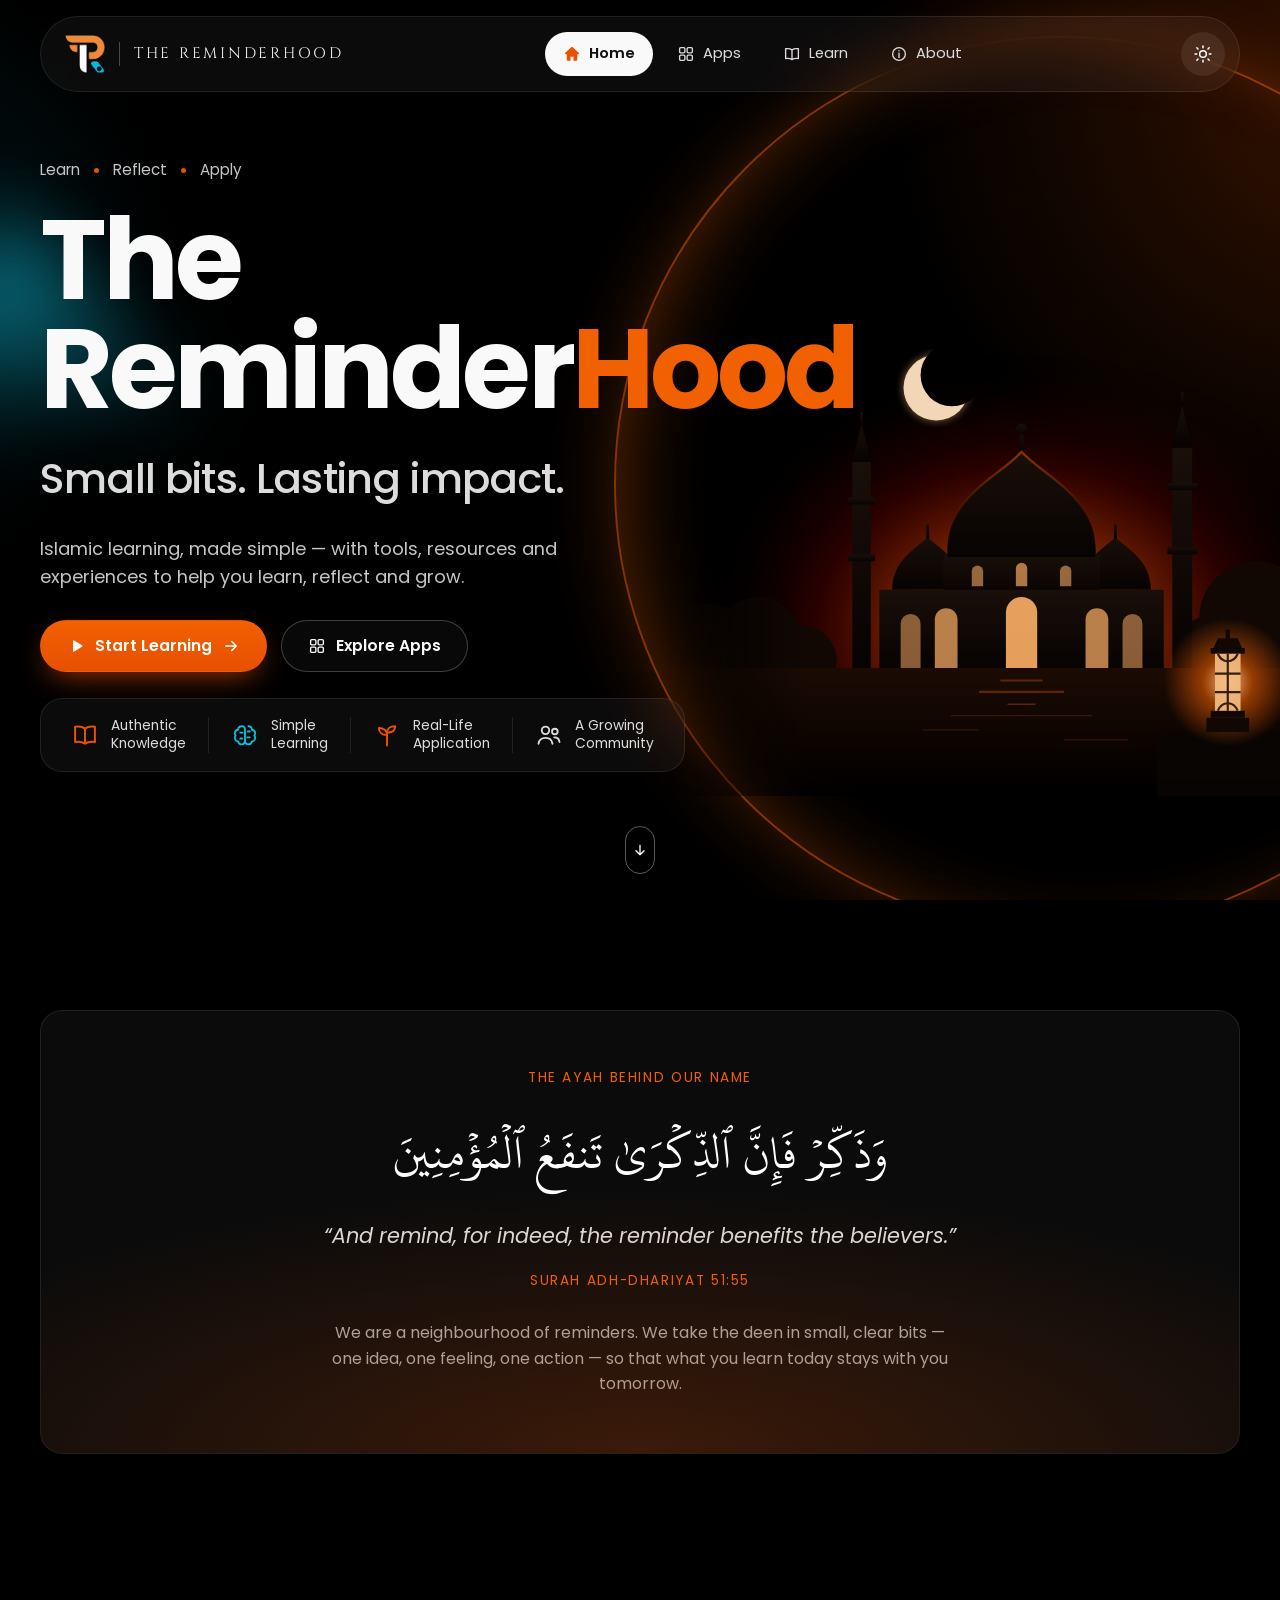
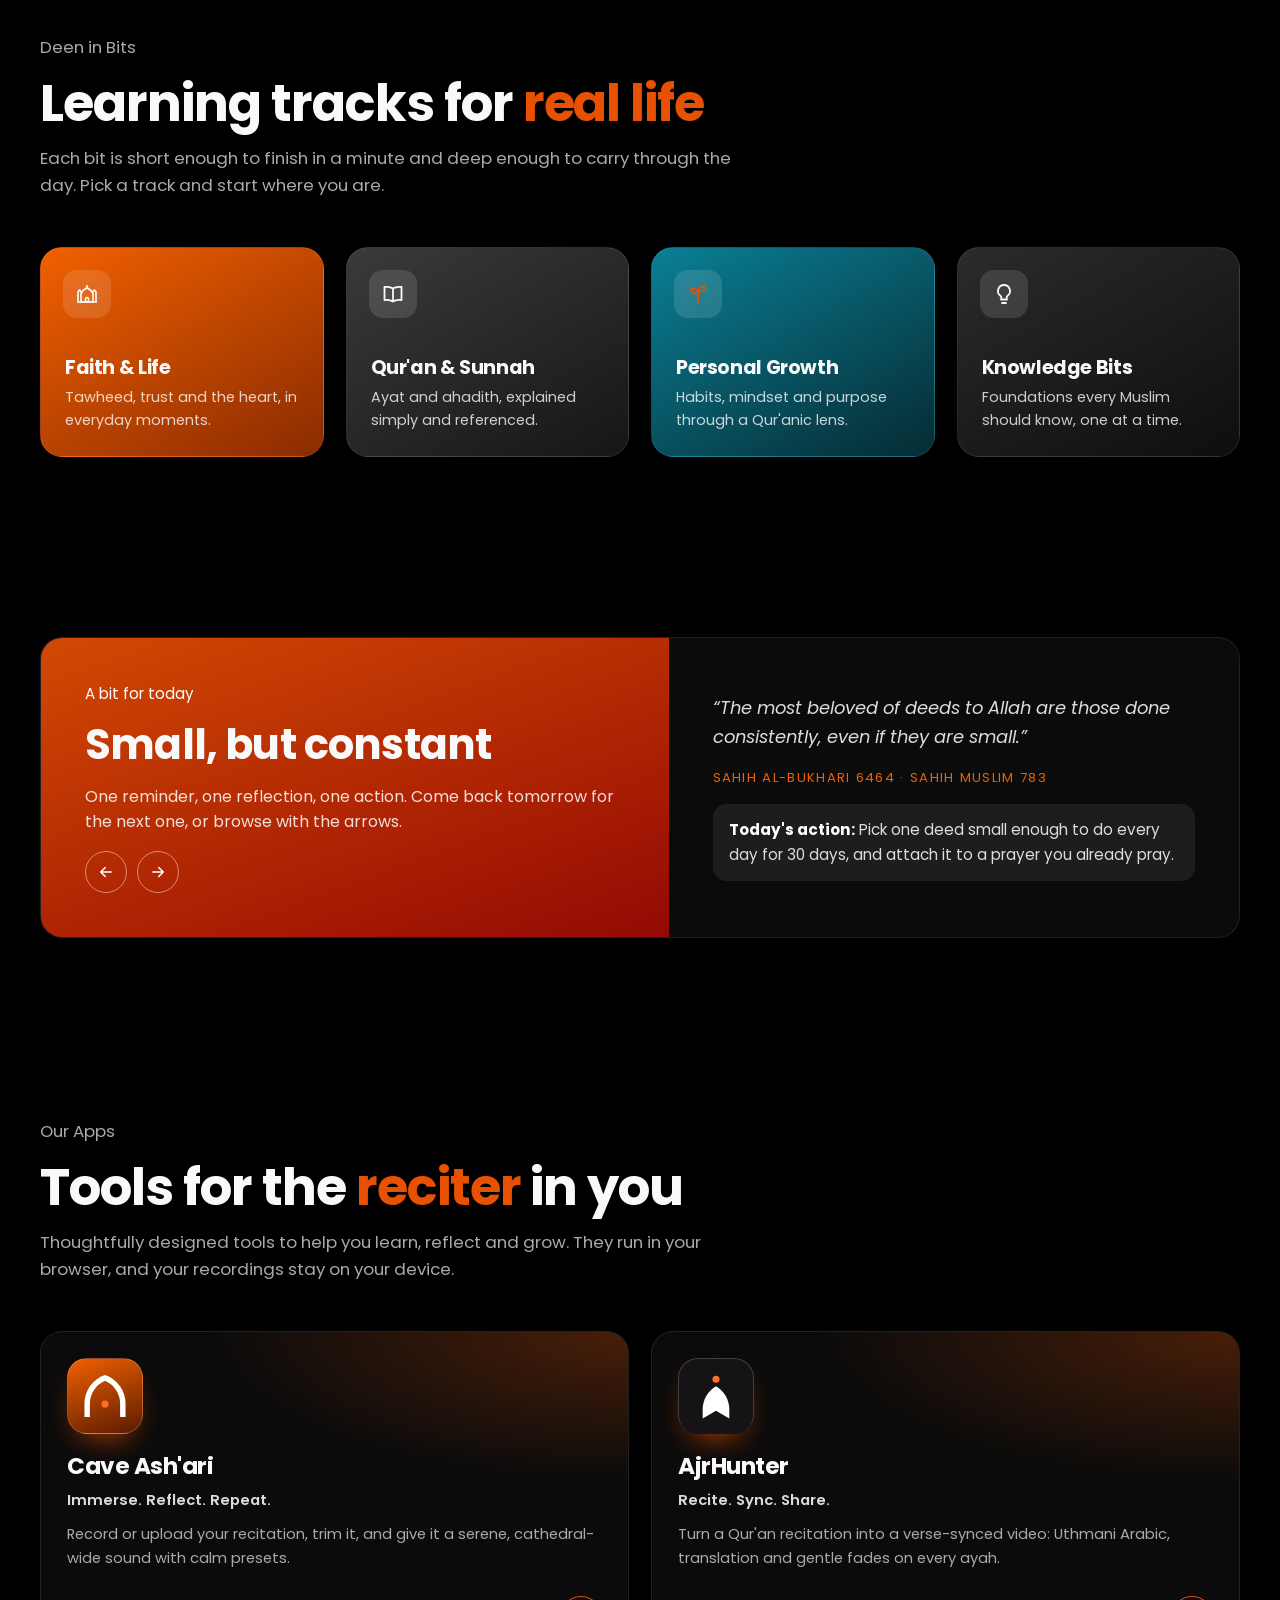
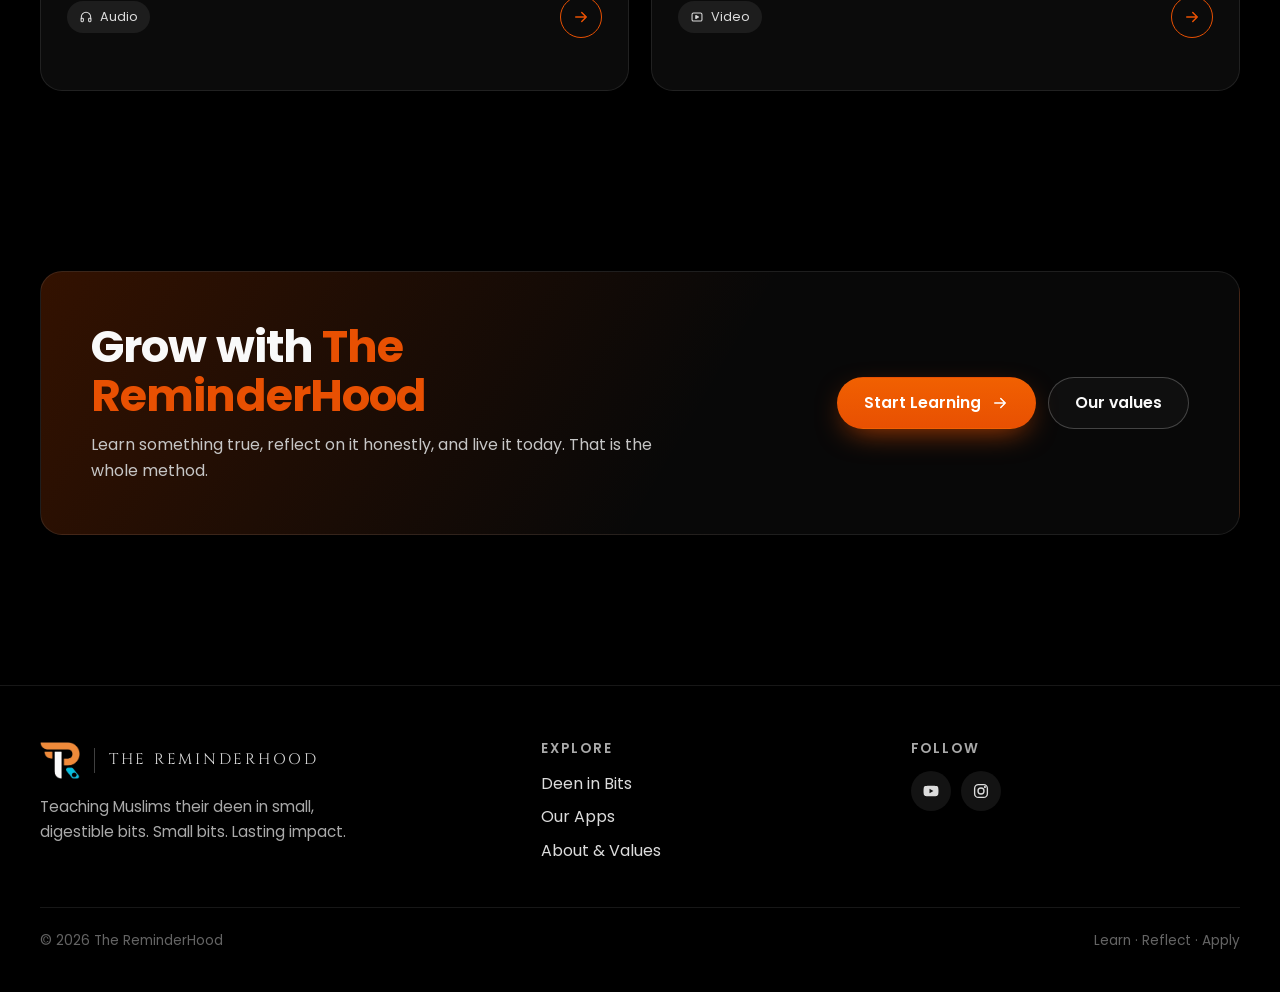
<file: index.html>
<!DOCTYPE html>
<html lang="en" data-theme="dark">
<head>
  <meta charset="utf-8">
  <meta name="viewport" content="width=device-width, initial-scale=1, viewport-fit=cover">
  <title>The ReminderHood · Small bits. Lasting impact.</title>
  <meta name="description" content="The ReminderHood teaches Muslims their deen in small, digestible bits, with cinematic Qur'an reminders, simple lessons and tools to help you learn, reflect and grow.">
  <link rel="canonical" href="https://thereminderhood.com/">
  <meta name="theme-color" content="#000000">
  <meta property="og:type" content="website">
  <meta property="og:site_name" content="The ReminderHood">
  <meta property="og:url" content="https://thereminderhood.com/">
  <meta property="og:title" content="The ReminderHood · Small bits. Lasting impact.">
  <meta property="og:description" content="The ReminderHood teaches Muslims their deen in small, digestible bits, with cinematic Qur'an reminders, simple lessons and tools to help you learn, reflect and grow.">
  <meta property="og:image" content="https://thereminderhood.com/assets/og/og-default.jpg">
  <meta property="og:image:width" content="1200">
  <meta property="og:image:height" content="630">
  <meta name="twitter:card" content="summary_large_image">
  <link rel="icon" href="/assets/favicon-32.png" sizes="32x32">
  <link rel="apple-touch-icon" href="/assets/apple-touch-icon.png">
  <link rel="preconnect" href="https://fonts.googleapis.com">
  <link rel="preconnect" href="https://fonts.gstatic.com" crossorigin>
  <link rel="stylesheet" href="https://fonts.googleapis.com/css2?family=Cinzel:wght@500;600&family=Poppins:wght@400;500;600;700;800&display=swap">
  <script src="/js/theme.js"></script>
  <link rel="stylesheet" href="/css/styles.css">
</head>
<body>
  <a class="skip" href="#main">Skip to content</a>

  <!-- ===== Header (same on every page; set aria-current on the active link) ===== -->
  <header class="site-header">
    <div class="wrap">
      <nav class="nav glass" aria-label="Main">
        <a class="brand" href="/" aria-label="The ReminderHood home">
          <img class="logo-on-dark" src="/assets/logo.png" alt="" width="40" height="38"><img class="logo-on-light" src="/assets/logo-light.png" alt="" width="40" height="38">
          <span class="brand-name">The ReminderHood</span>
        </a>
        <ul class="nav-links">
          <li class="theme-row"><button class="theme-btn theme-btn--row" type="button" aria-label="Switch to light mode" aria-pressed="false"><svg class="i-sun" aria-hidden="true"><use href="/assets/icons.svg?v=20261117#i-sun"/></svg><svg class="i-moon" aria-hidden="true"><use href="/assets/icons.svg?v=20261117#i-moon"/></svg><span class="t-light">Light mode</span><span class="t-dark">Dark mode</span></button></li>
          <li><a href="/" aria-current="page"><svg aria-hidden="true"><use href="/assets/icons.svg?v=20261117#i-home"/></svg>Home</a></li>
          <li class="has-sub"><a href="/apps"><svg aria-hidden="true"><use href="/assets/icons.svg?v=20261117#i-grid"/></svg>Apps</a>
            <ul class="sub" aria-label="Apps">
              <li><a href="/apps/cave-ashari">Cave Ash'ari</a></li>
              <li><a href="/apps/ajrhunter">AjrHunter</a></li>
            </ul>
          </li>
          <li><a href="/learn"><svg aria-hidden="true"><use href="/assets/icons.svg?v=20261117#i-book"/></svg>Learn</a></li>
          <li><a href="/about"><svg aria-hidden="true"><use href="/assets/icons.svg?v=20261117#i-info"/></svg>About</a></li>
        </ul>
        <div class="nav-tools">
          <button class="theme-btn" type="button" aria-label="Switch to light mode" aria-pressed="false"><svg class="i-sun" aria-hidden="true"><use href="/assets/icons.svg?v=20261117#i-sun"/></svg><svg class="i-moon" aria-hidden="true"><use href="/assets/icons.svg?v=20261117#i-moon"/></svg></button>
          <button class="menu-btn" type="button" aria-expanded="false"><svg aria-hidden="true"><use href="/assets/icons.svg?v=20261117#i-menu"/></svg><span class="sr-only">Open menu</span></button>
        </div>
      </nav>
    </div>
  </header>

  <main id="main">
    <!-- ===== Hero ===== -->
    <section class="hero">
      <img class="hero-art" src="/assets/hero-mosque.svg" alt="" width="900" height="720">
      <div class="wrap">
        <div class="hero-copy">
          <p class="eyebrow">Learn <span class="dot"></span> Reflect <span class="dot"></span> Apply</p>
          <h1>The<br>Reminder<span class="accent">Hood</span></h1>
          <p class="tagline">Small bits. Lasting impact.</p>
          <p class="lead">Islamic learning, made simple — with tools, resources and experiences to help you learn, reflect and grow.</p>
          <div class="hero-actions">
            <a class="btn btn--primary" href="/learn"><svg class="ico" aria-hidden="true"><use href="/assets/icons.svg?v=20261117#i-play"/></svg>Start Learning<svg class="ico" aria-hidden="true"><use href="/assets/icons.svg?v=20261117#i-arrow"/></svg></a>
            <a class="btn btn--ghost" href="/apps"><svg class="ico" aria-hidden="true"><use href="/assets/icons.svg?v=20261117#i-grid"/></svg>Explore Apps</a>
          </div>
        </div>
        <ul class="pillars glass" role="list">
          <li class="pillar"><svg aria-hidden="true"><use href="/assets/icons.svg?v=20261117#i-open-book"/></svg>Authentic<br>Knowledge</li>
          <li class="pillar"><svg aria-hidden="true"><use href="/assets/icons.svg?v=20261117#i-brain"/></svg>Simple<br>Learning</li>
          <li class="pillar"><svg aria-hidden="true"><use href="/assets/icons.svg?v=20261117#i-sprout"/></svg>Real-Life<br>Application</li>
          <li class="pillar"><svg aria-hidden="true"><use href="/assets/icons.svg?v=20261117#i-users"/></svg>A Growing<br>Community</li>
        </ul>
      </div>
      <a class="scroll-cue" href="#why" aria-label="Scroll down"><svg aria-hidden="true"><use href="/assets/icons.svg?v=20261117#i-down"/></svg></a>
    </section>

    <!-- ===== Why we exist (the ayah behind the name) ===== -->
    <section class="section" id="why">
      <div class="wrap">
        <div class="ayah glass reveal">
          <p class="ref">The ayah behind our name</p>
          <p class="ar" lang="ar">وَذَكِّرۡ فَإِنَّ ٱلذِّكۡرَىٰ تَنفَعُ ٱلۡمُؤۡمِنِينَ</p>
          <p class="en">“And remind, for indeed, the reminder benefits the believers.”</p>
          <p class="ref">Surah Adh-Dhariyat 51:55</p>
          <p class="note">We are a neighbourhood of reminders. We take the deen in small, clear bits — one idea, one feeling, one action — so that what you learn today stays with you tomorrow.</p>
        </div>
      </div>
    </section>

    <!-- ===== Deen in Bits: learning tracks ===== -->
    <section class="section section--tight">
      <div class="wrap">
        <div class="section-head reveal">
          <p class="eyebrow">Deen in Bits</p>
          <h2>Learning tracks for <span class="accent">real life</span></h2>
          <p>Each bit is short enough to finish in a minute and deep enough to carry through the day. Pick a track and start where you are.</p>
        </div>
        <div class="grid grid--4">
          <a class="track track--faith reveal" href="/learn#faith">
            <span class="ico-box"><svg aria-hidden="true"><use href="/assets/icons.svg?v=20261117#i-mosque"/></svg></span>
            <h3>Faith &amp; Life</h3><p>Tawheed, trust and the heart, in everyday moments.</p>
          </a>
          <a class="track track--quran reveal" href="/learn#quran">
            <span class="ico-box"><svg aria-hidden="true"><use href="/assets/icons.svg?v=20261117#i-book"/></svg></span>
            <h3>Qur'an &amp; Sunnah</h3><p>Ayat and ahadith, explained simply and referenced.</p>
          </a>
          <a class="track track--growth reveal" href="/learn#growth">
            <span class="ico-box"><svg aria-hidden="true"><use href="/assets/icons.svg?v=20261117#i-sprout"/></svg></span>
            <h3>Personal Growth</h3><p>Habits, mindset and purpose through a Qur'anic lens.</p>
          </a>
          <a class="track track--bits reveal" href="/learn#knowledge">
            <span class="ico-box"><svg aria-hidden="true"><use href="/assets/icons.svg?v=20261117#i-bulb"/></svg></span>
            <h3>Knowledge Bits</h3><p>Foundations every Muslim should know, one at a time.</p>
          </a>
        </div>
      </div>
    </section>

    <!-- ===== A bit for today ===== -->
    <section class="section">
      <div class="wrap">
        <div class="bit-card glass reveal">
          <div class="bit-side">
            <p class="eyebrow" style="color:#fff">A bit for today</p>
            <h2 id="bitTitle">Small, but constant</h2>
            <p>One reminder, one reflection, one action. Come back tomorrow for the next one, or browse with the arrows.</p>
            <div class="bit-nav">
              <button class="round-link round-link--muted" id="bitPrev" type="button" aria-label="Previous bit"><svg aria-hidden="true"><use href="/assets/icons.svg?v=20261117#i-arrow-left"/></svg></button>
              <button class="round-link round-link--muted" id="bitNext" type="button" aria-label="Next bit"><svg aria-hidden="true"><use href="/assets/icons.svg?v=20261117#i-arrow"/></svg></button>
            </div>
          </div>
          <div class="bit-body" id="bitOfDay" aria-live="polite">
            <blockquote>“The most beloved of deeds to Allah are those done consistently, even if they are small.”</blockquote>
            <p class="ref">Sahih al-Bukhari 6464 · Sahih Muslim 783</p>
          </div>
        </div>
      </div>
    </section>

    <!-- ===== Apps preview ===== -->
    <section class="section section--tight">
      <div class="wrap">
        <div class="section-head reveal">
          <p class="eyebrow">Our Apps</p>
          <h2>Tools for the <span class="accent">reciter</span> in you</h2>
          <p>Thoughtfully designed tools to help you learn, reflect and grow. They run in your browser, and your recordings stay on your device.</p>
        </div>
        <div class="grid grid--2">
          <article class="app-card glass reveal">
            <div class="app-icon"><img src="/assets/icons/cave-ashari.svg" alt=""></div>
            <h3>Cave Ash'ari</h3>
            <p class="motto">Immerse. Reflect. Repeat.</p>
            <p class="desc">Record or upload your recitation, trim it, and give it a serene, cathedral-wide sound with calm presets.</p>
            <div class="foot"><span class="chip"><svg aria-hidden="true"><use href="/assets/icons.svg?v=20261117#i-headphones"/></svg>Audio</span><a class="round-link" href="https://cave-ashari.vercel.app" target="_blank" rel="noopener" aria-label="Open Cave Ash'ari"><svg aria-hidden="true"><use href="/assets/icons.svg?v=20261117#i-arrow"/></svg></a></div>
          </article>
          <article class="app-card glass reveal">
            <div class="app-icon app-icon--ajr"><img src="/assets/icons/ajrhunter.svg" alt=""></div>
            <h3>AjrHunter</h3>
            <p class="motto">Recite. Sync. Share.</p>
            <p class="desc">Turn a Qur'an recitation into a verse-synced video: Uthmani Arabic, translation and gentle fades on every ayah.</p>
            <div class="foot"><span class="chip"><svg aria-hidden="true"><use href="/assets/icons.svg?v=20261117#i-film"/></svg>Video</span><a class="round-link" href="https://ajrhunter.vercel.app" target="_blank" rel="noopener" aria-label="Open AjrHunter"><svg aria-hidden="true"><use href="/assets/icons.svg?v=20261117#i-arrow"/></svg></a></div>
          </article>
        </div>
      </div>
    </section>

    <!-- ===== CTA ===== -->
    <section class="section">
      <div class="wrap">
        <div class="cta glass reveal">
          <div>
            <h2>Grow with <span class="accent">The ReminderHood</span></h2>
            <p>Learn something true, reflect on it honestly, and live it today. That is the whole method.</p>
          </div>
          <div class="actions">
            <a class="btn btn--primary" href="/learn">Start Learning<svg class="ico" aria-hidden="true"><use href="/assets/icons.svg?v=20261117#i-arrow"/></svg></a>
            <a class="btn btn--ghost" href="/about">Our values</a>
          </div>
        </div>
      </div>
    </section>
  </main>

  <!-- ===== Footer (same on every page) ===== -->
  <footer class="site-footer">
    <div class="wrap">
      <div class="footer-grid">
        <div class="footer-about">
          <a class="brand" href="/"><img class="logo-on-dark" src="/assets/logo.png" alt="" width="40" height="38"><img class="logo-on-light" src="/assets/logo-light.png" alt="" width="40" height="38"><span class="brand-name">The ReminderHood</span></a>
          <p>Teaching Muslims their deen in small, digestible bits. Small bits. Lasting impact.</p>
        </div>
        <div>
          <h4>Explore</h4>
          <ul>
            <li><a href="/learn">Deen in Bits</a></li>
            <li><a href="/apps">Our Apps</a></li>
            <li><a href="/about">About &amp; Values</a></li>
          </ul>
        </div>
        <div id="follow" data-social-block>
          <h4>Follow</h4>
          <div class="socials">
            <a data-social="youtube" href="#" aria-label="YouTube"><svg aria-hidden="true"><use href="/assets/icons.svg?v=20261117#i-youtube"/></svg></a>
            <a data-social="instagram" href="#" aria-label="Instagram"><svg aria-hidden="true"><use href="/assets/icons.svg?v=20261117#i-instagram"/></svg></a>
          </div>
        </div>
      </div>
      <div class="footer-bottom">
        <span>© <span data-year>2026</span> The ReminderHood</span>
        <span>Learn · Reflect · Apply</span>
      </div>
    </div>
  </footer>

  <!-- ===== Phone tab bar ===== -->
  <nav class="tabbar" aria-label="Quick">
    <a href="/" aria-current="page"><svg aria-hidden="true"><use href="/assets/icons.svg?v=20261117#i-home"/></svg>Home</a>
    <a href="/apps"><svg aria-hidden="true"><use href="/assets/icons.svg?v=20261117#i-grid"/></svg>Apps</a>
    <a href="/learn"><svg aria-hidden="true"><use href="/assets/icons.svg?v=20261117#i-book"/></svg>Learn</a>
    <a href="/about"><svg aria-hidden="true"><use href="/assets/icons.svg?v=20261117#i-info"/></svg>About</a>
  </nav>

  <script src="/js/bits.js" defer></script>
  <script src="/js/main.js" defer></script>
</body>
</html>
</file>
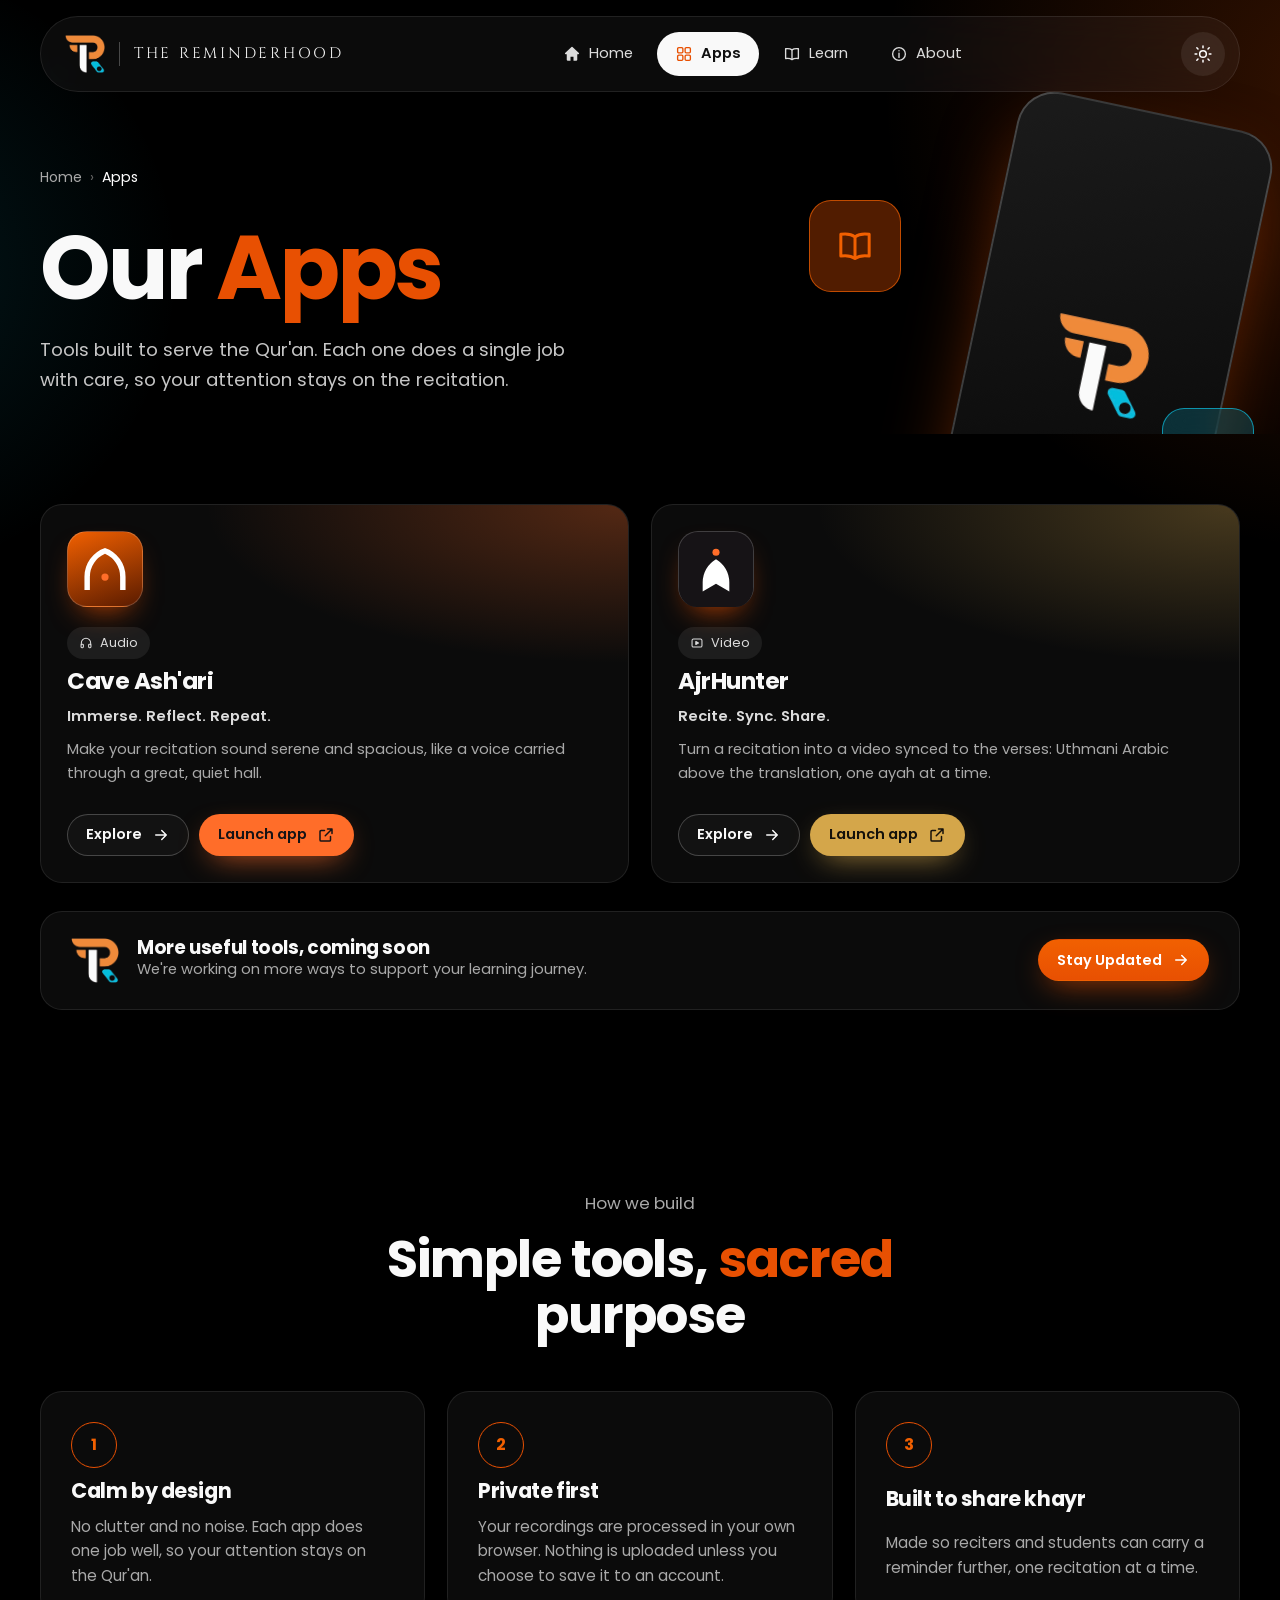
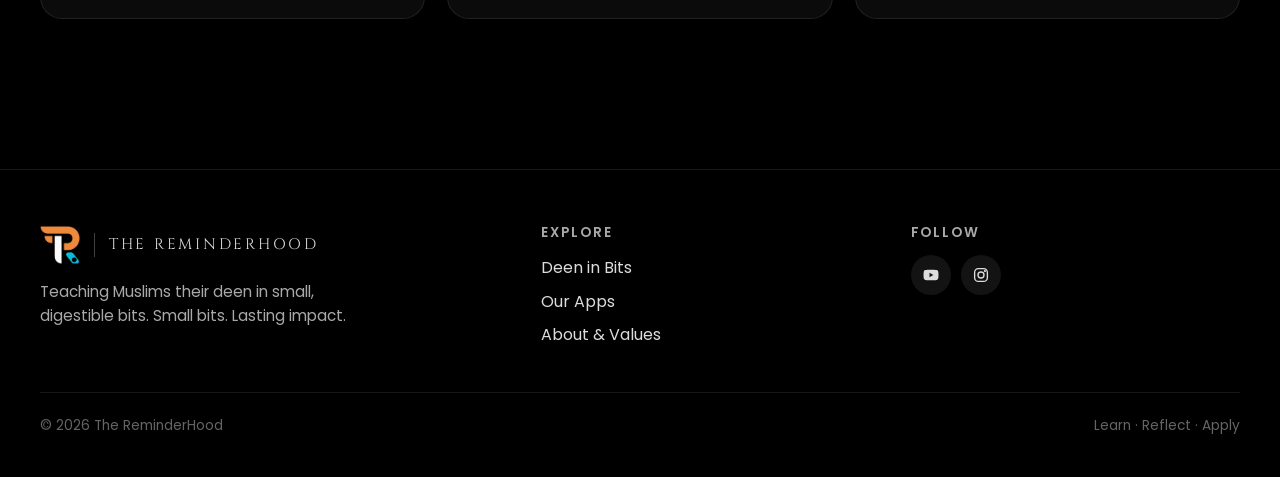
<file: apps/index.html>
<!DOCTYPE html>
<html lang="en" data-theme="dark">
<head>
  <meta charset="utf-8">
  <meta name="viewport" content="width=device-width, initial-scale=1, viewport-fit=cover">
  <title>Our Apps · The ReminderHood</title>
  <meta name="description" content="Tools built to serve the Qur'an: Cave Ash'ari gives recitations a serene, spacious sound, and AjrHunter turns them into verse-synced videos.">
  <link rel="canonical" href="https://thereminderhood.com/apps">
  <meta name="theme-color" content="#000000">
  <meta property="og:type" content="website">
  <meta property="og:site_name" content="The ReminderHood">
  <meta property="og:url" content="https://thereminderhood.com/apps">
  <meta property="og:title" content="Our Apps · The ReminderHood">
  <meta property="og:description" content="Tools built to serve the Qur'an: Cave Ash'ari gives recitations a serene, spacious sound, and AjrHunter turns them into verse-synced videos.">
  <meta property="og:image" content="https://thereminderhood.com/assets/og/og-apps.jpg">
  <meta property="og:image:width" content="1200">
  <meta property="og:image:height" content="630">
  <meta name="twitter:card" content="summary_large_image">
  <link rel="icon" href="/assets/favicon-32.png" sizes="32x32">
  <link rel="apple-touch-icon" href="/assets/apple-touch-icon.png">
  <link rel="preconnect" href="https://fonts.googleapis.com">
  <link rel="preconnect" href="https://fonts.gstatic.com" crossorigin>
  <link rel="stylesheet" href="https://fonts.googleapis.com/css2?family=Cinzel:wght@500;600&family=Poppins:wght@400;500;600;700;800&display=swap">
  <script src="/js/theme.js"></script>
  <link rel="stylesheet" href="/css/styles.css">
  <script type="application/ld+json">{"@context": "https://schema.org", "@type": "BreadcrumbList", "itemListElement": [{"@type": "ListItem", "position": 1, "name": "Home", "item": "https://thereminderhood.com/"}, {"@type": "ListItem", "position": 2, "name": "Apps", "item": "https://thereminderhood.com/apps"}]}</script>
</head>
<body>
  <a class="skip" href="#main">Skip to content</a>

  <!-- ===== Header (same on every page; set aria-current on the active link) ===== -->
  <header class="site-header">
    <div class="wrap">
      <nav class="nav glass" aria-label="Main">
        <a class="brand" href="/" aria-label="The ReminderHood home">
          <img class="logo-on-dark" src="/assets/logo.png" alt="" width="40" height="38"><img class="logo-on-light" src="/assets/logo-light.png" alt="" width="40" height="38">
          <span class="brand-name">The ReminderHood</span>
        </a>
        <ul class="nav-links">
          <li class="theme-row"><button class="theme-btn theme-btn--row" type="button" aria-label="Switch to light mode" aria-pressed="false"><svg class="i-sun" aria-hidden="true"><use href="/assets/icons.svg?v=20261117#i-sun"/></svg><svg class="i-moon" aria-hidden="true"><use href="/assets/icons.svg?v=20261117#i-moon"/></svg><span class="t-light">Light mode</span><span class="t-dark">Dark mode</span></button></li>
          <li><a href="/"><svg aria-hidden="true"><use href="/assets/icons.svg?v=20261117#i-home"/></svg>Home</a></li>
          <li class="has-sub"><a href="/apps" aria-current="page"><svg aria-hidden="true"><use href="/assets/icons.svg?v=20261117#i-grid"/></svg>Apps</a>
            <ul class="sub" aria-label="Apps">
              <li><a href="/apps/cave-ashari">Cave Ash'ari</a></li>
              <li><a href="/apps/ajrhunter">AjrHunter</a></li>
            </ul>
          </li>
          <li><a href="/learn"><svg aria-hidden="true"><use href="/assets/icons.svg?v=20261117#i-book"/></svg>Learn</a></li>
          <li><a href="/about"><svg aria-hidden="true"><use href="/assets/icons.svg?v=20261117#i-info"/></svg>About</a></li>
        </ul>
        <div class="nav-tools">
          <button class="theme-btn" type="button" aria-label="Switch to light mode" aria-pressed="false"><svg class="i-sun" aria-hidden="true"><use href="/assets/icons.svg?v=20261117#i-sun"/></svg><svg class="i-moon" aria-hidden="true"><use href="/assets/icons.svg?v=20261117#i-moon"/></svg></button>
          <button class="menu-btn" type="button" aria-expanded="false"><svg aria-hidden="true"><use href="/assets/icons.svg?v=20261117#i-menu"/></svg><span class="sr-only">Open menu</span></button>
        </div>
      </nav>
    </div>
  </header>

  <main id="main">
    <!-- ===== Page hero ===== -->
    <section class="page-hero">
      <div class="apps-visual" aria-hidden="true">
        <div class="phone"><img src="/assets/logo.png" alt=""></div>
        <span class="float-tile float-tile--book"><svg><use href="/assets/icons.svg?v=20261117#i-book"/></svg></span>
        <span class="float-tile float-tile--play"><svg><use href="/assets/icons.svg?v=20261117#i-play"/></svg></span>
      </div>
      <div class="wrap">
        <nav class="crumbs" aria-label="Breadcrumb">
          <ol>
            <li><a href="/">Home</a></li>
            <li aria-current="page">Apps</li>
          </ol>
        </nav>
        <h1>Our <span class="accent">Apps</span></h1>
        <p>Tools built to serve the Qur'an. Each one does a single job with care, so your attention stays on the recitation.</p>
      </div>
    </section>

    <!-- ===== One card per app ===== -->
    <section class="section section--tight">
      <div class="wrap">
        <div class="grid grid--2">
          <article class="app-card glass reveal" data-app="cave-ashari">
            <div class="app-icon"><img src="/assets/icons/cave-ashari.svg" alt=""></div>
            <span class="chip"><svg aria-hidden="true"><use href="/assets/icons.svg?v=20261117#i-headphones"/></svg>Audio</span>
            <h2 class="h3">Cave Ash'ari</h2>
            <p class="motto">Immerse. Reflect. Repeat.</p>
            <p class="desc">Make your recitation sound serene and spacious, like a voice carried through a great, quiet hall.</p>
            <div class="actions">
              <a class="btn btn--ghost btn--sm" href="/apps/cave-ashari">Explore<svg class="ico" aria-hidden="true"><use href="/assets/icons.svg?v=20261117#i-arrow"/></svg></a>
              <a class="btn btn--app btn--sm" href="https://cave-ashari.vercel.app" target="_blank" rel="noopener">Launch app<svg class="ico" aria-hidden="true"><use href="/assets/icons.svg?v=20261117#i-external"/></svg><span class="sr-only"> (opens in a new tab)</span></a>
            </div>
          </article>
          <article class="app-card glass reveal" data-app="ajrhunter">
            <div class="app-icon app-icon--ajr"><img src="/assets/icons/ajrhunter.svg" alt=""></div>
            <span class="chip"><svg aria-hidden="true"><use href="/assets/icons.svg?v=20261117#i-film"/></svg>Video</span>
            <h2 class="h3">AjrHunter</h2>
            <p class="motto">Recite. Sync. Share.</p>
            <p class="desc">Turn a recitation into a video synced to the verses: Uthmani Arabic above the translation, one ayah at a time.</p>
            <div class="actions">
              <a class="btn btn--ghost btn--sm" href="/apps/ajrhunter">Explore<svg class="ico" aria-hidden="true"><use href="/assets/icons.svg?v=20261117#i-arrow"/></svg></a>
              <a class="btn btn--app btn--sm" href="https://ajrhunter.vercel.app" target="_blank" rel="noopener">Launch app<svg class="ico" aria-hidden="true"><use href="/assets/icons.svg?v=20261117#i-external"/></svg><span class="sr-only"> (opens in a new tab)</span></a>
            </div>
          </article>
        </div>

        <div class="banner glass reveal" style="margin-top:28px">
          <div class="left">
            <img class="logo-on-dark" src="/assets/logo.png" alt=""><img class="logo-on-light" src="/assets/logo-light.png" alt="">
            <div>
              <h3>More useful tools, coming soon</h3>
              <p>We're working on more ways to support your learning journey.</p>
            </div>
          </div>
          <a class="btn btn--primary btn--sm" href="#follow">Stay Updated<svg class="ico" aria-hidden="true"><use href="/assets/icons.svg?v=20261117#i-arrow"/></svg></a>
        </div>
      </div>
    </section>

    <!-- ===== How we build ===== -->
    <section class="section">
      <div class="wrap">
        <div class="section-head section-head--center reveal">
          <p class="eyebrow">How we build</p>
          <h2>Simple tools, <span class="accent">sacred</span> purpose</h2>
        </div>
        <div class="grid grid--3 steps">
          <div class="step glass reveal"><span class="num">1</span><h3>Calm by design</h3><p>No clutter and no noise. Each app does one job well, so your attention stays on the Qur'an.</p></div>
          <div class="step glass reveal"><span class="num">2</span><h3>Private first</h3><p>Your recordings are processed in your own browser. Nothing is uploaded unless you choose to save it to an account.</p></div>
          <div class="step glass reveal"><span class="num">3</span><h3>Built to share khayr</h3><p>Made so reciters and students can carry a reminder further, one recitation at a time.</p></div>
        </div>
      </div>
    </section>
  </main>

  <!-- ===== Footer (same on every page) ===== -->
  <footer class="site-footer">
    <div class="wrap">
      <div class="footer-grid">
        <div class="footer-about">
          <a class="brand" href="/"><img class="logo-on-dark" src="/assets/logo.png" alt="" width="40" height="38"><img class="logo-on-light" src="/assets/logo-light.png" alt="" width="40" height="38"><span class="brand-name">The ReminderHood</span></a>
          <p>Teaching Muslims their deen in small, digestible bits. Small bits. Lasting impact.</p>
        </div>
        <div>
          <h4>Explore</h4>
          <ul>
            <li><a href="/learn">Deen in Bits</a></li>
            <li><a href="/apps">Our Apps</a></li>
            <li><a href="/about">About &amp; Values</a></li>
          </ul>
        </div>
        <div id="follow" data-social-block>
          <h4>Follow</h4>
          <div class="socials">
            <a data-social="youtube" href="#" aria-label="YouTube"><svg aria-hidden="true"><use href="/assets/icons.svg?v=20261117#i-youtube"/></svg></a>
            <a data-social="instagram" href="#" aria-label="Instagram"><svg aria-hidden="true"><use href="/assets/icons.svg?v=20261117#i-instagram"/></svg></a>
          </div>
        </div>
      </div>
      <div class="footer-bottom">
        <span>© <span data-year>2026</span> The ReminderHood</span>
        <span>Learn · Reflect · Apply</span>
      </div>
    </div>
  </footer>

  <!-- ===== Phone tab bar ===== -->
  <nav class="tabbar" aria-label="Quick">
    <a href="/"><svg aria-hidden="true"><use href="/assets/icons.svg?v=20261117#i-home"/></svg>Home</a>
    <a href="/apps" aria-current="page"><svg aria-hidden="true"><use href="/assets/icons.svg?v=20261117#i-grid"/></svg>Apps</a>
    <a href="/learn"><svg aria-hidden="true"><use href="/assets/icons.svg?v=20261117#i-book"/></svg>Learn</a>
    <a href="/about"><svg aria-hidden="true"><use href="/assets/icons.svg?v=20261117#i-info"/></svg>About</a>
  </nav>

  <script src="/js/bits.js" defer></script>
  <script src="/js/main.js" defer></script>
</body>
</html>
</file>
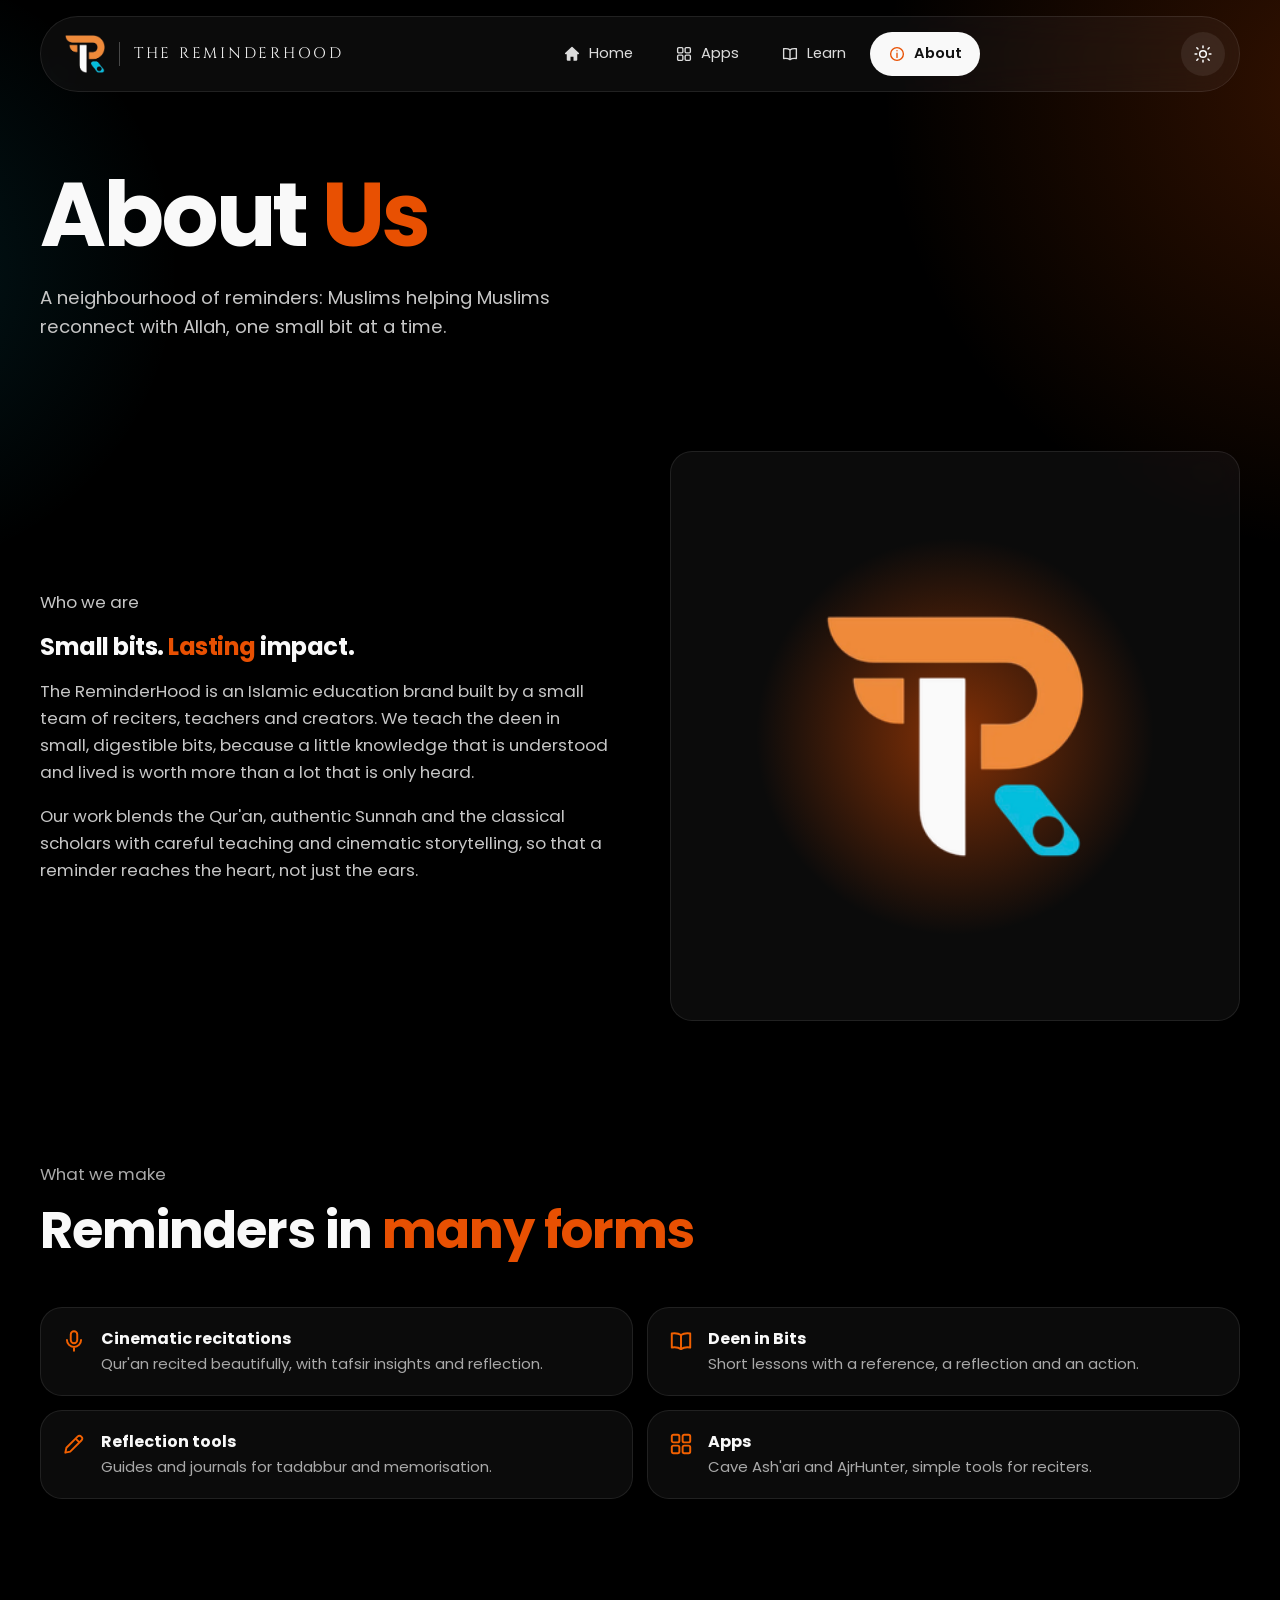
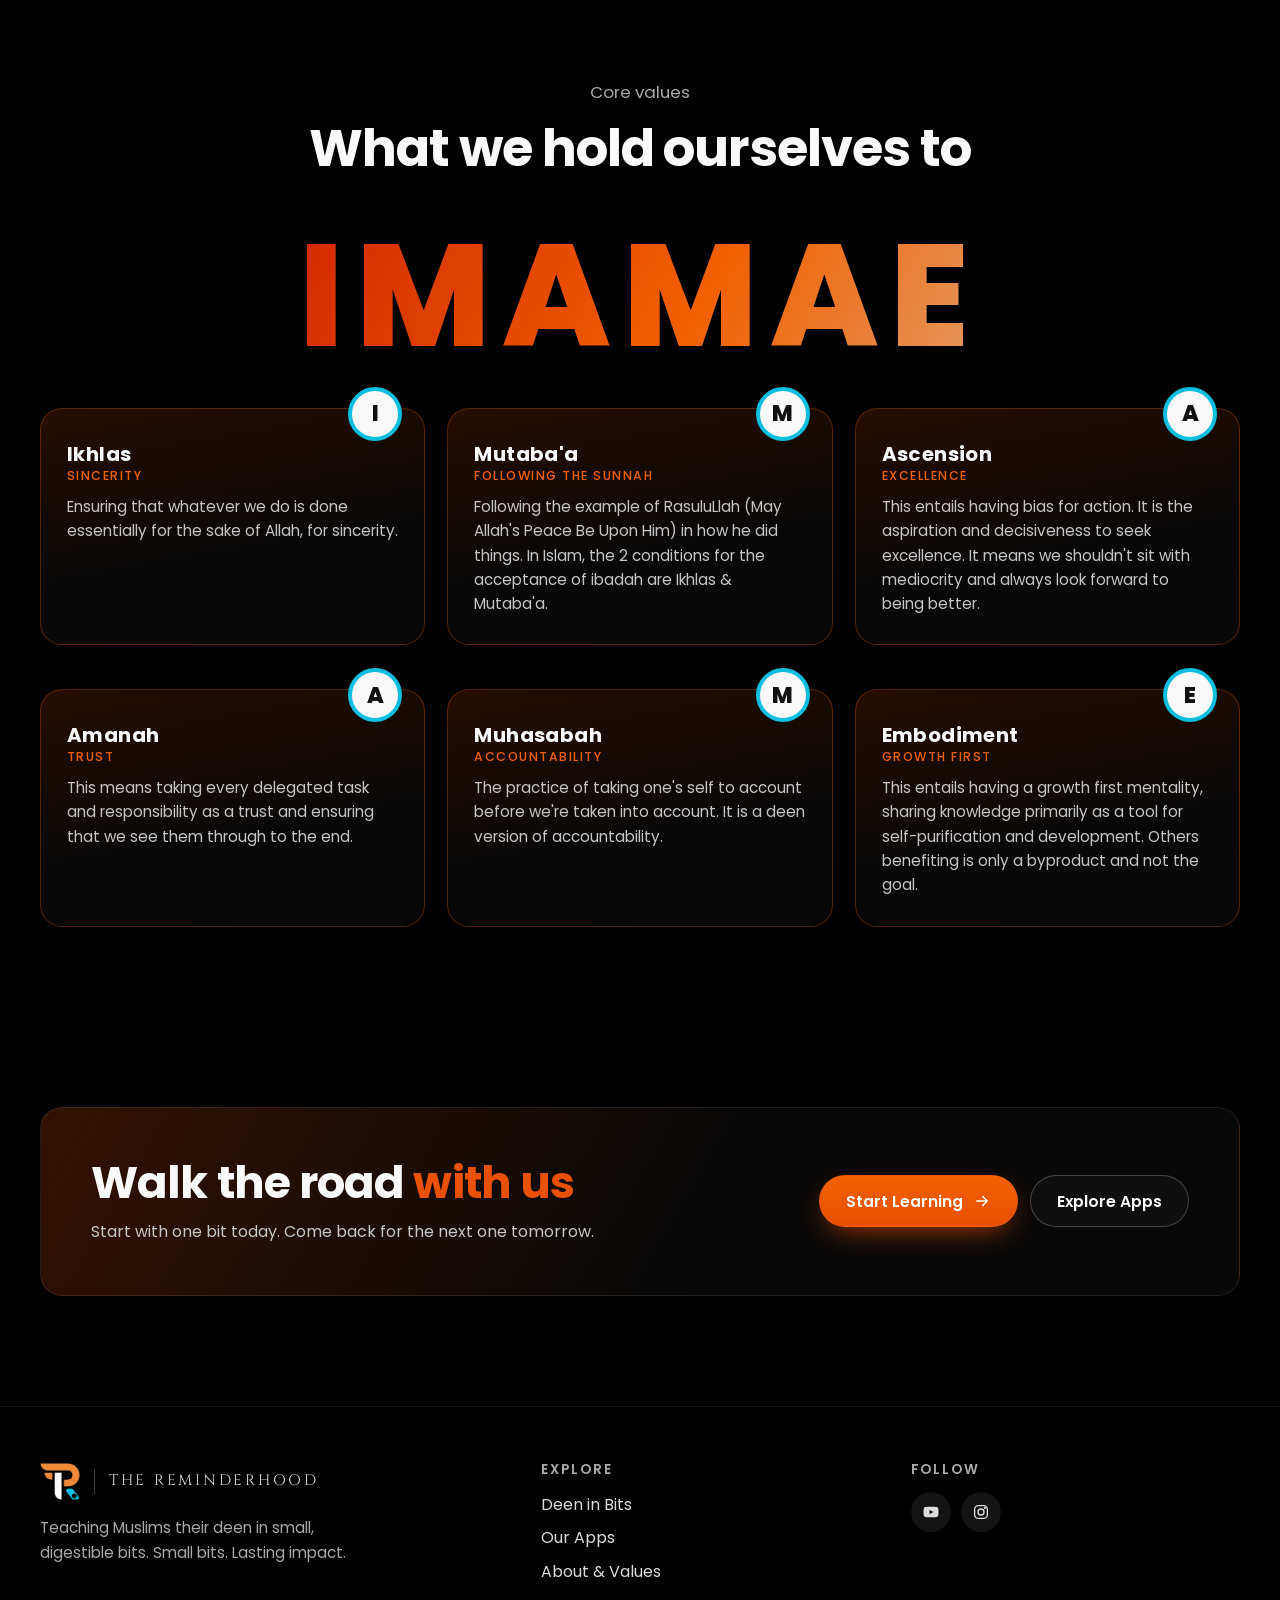
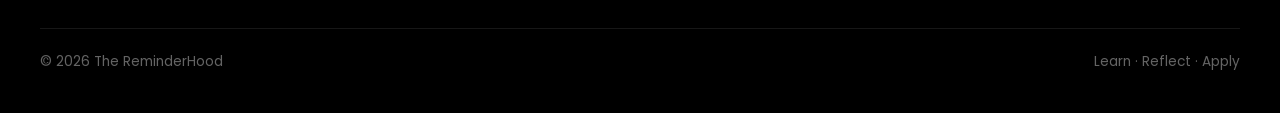
<file: about.html>
<!DOCTYPE html>
<html lang="en" data-theme="dark">
<head>
  <meta charset="utf-8">
  <meta name="viewport" content="width=device-width, initial-scale=1, viewport-fit=cover">
  <title>About &amp; Core Values · The ReminderHood</title>
  <meta name="description" content="Who we are and the values we hold ourselves to: Ikhlas, Mutaba'a, Ascension, Amanah, Muhasabah and Embodiment.">
  <link rel="canonical" href="https://thereminderhood.com/about">
  <meta name="theme-color" content="#000000">
  <meta property="og:type" content="website">
  <meta property="og:site_name" content="The ReminderHood">
  <meta property="og:url" content="https://thereminderhood.com/about">
  <meta property="og:title" content="About &amp; Core Values · The ReminderHood">
  <meta property="og:description" content="Who we are and the values we hold ourselves to: Ikhlas, Mutaba'a, Ascension, Amanah, Muhasabah and Embodiment.">
  <meta property="og:image" content="https://thereminderhood.com/assets/og/og-default.jpg">
  <meta property="og:image:width" content="1200">
  <meta property="og:image:height" content="630">
  <meta name="twitter:card" content="summary_large_image">
  <link rel="icon" href="/assets/favicon-32.png" sizes="32x32">
  <link rel="apple-touch-icon" href="/assets/apple-touch-icon.png">
  <link rel="preconnect" href="https://fonts.googleapis.com">
  <link rel="preconnect" href="https://fonts.gstatic.com" crossorigin>
  <link rel="stylesheet" href="https://fonts.googleapis.com/css2?family=Cinzel:wght@500;600&family=Poppins:wght@400;500;600;700;800&display=swap">
  <script src="/js/theme.js"></script>
  <link rel="stylesheet" href="/css/styles.css">
  <script type="application/ld+json">{"@context": "https://schema.org", "@type": "BreadcrumbList", "itemListElement": [{"@type": "ListItem", "position": 1, "name": "Home", "item": "https://thereminderhood.com/"}, {"@type": "ListItem", "position": 2, "name": "About & Core Values", "item": "https://thereminderhood.com/about"}]}</script>
</head>
<body>
  <a class="skip" href="#main">Skip to content</a>

  <!-- ===== Header (same on every page; set aria-current on the active link) ===== -->
  <header class="site-header">
    <div class="wrap">
      <nav class="nav glass" aria-label="Main">
        <a class="brand" href="/" aria-label="The ReminderHood home">
          <img class="logo-on-dark" src="/assets/logo.png" alt="" width="40" height="38"><img class="logo-on-light" src="/assets/logo-light.png" alt="" width="40" height="38">
          <span class="brand-name">The ReminderHood</span>
        </a>
        <ul class="nav-links">
          <li class="theme-row"><button class="theme-btn theme-btn--row" type="button" aria-label="Switch to light mode" aria-pressed="false"><svg class="i-sun" aria-hidden="true"><use href="/assets/icons.svg?v=20261117#i-sun"/></svg><svg class="i-moon" aria-hidden="true"><use href="/assets/icons.svg?v=20261117#i-moon"/></svg><span class="t-light">Light mode</span><span class="t-dark">Dark mode</span></button></li>
          <li><a href="/"><svg aria-hidden="true"><use href="/assets/icons.svg?v=20261117#i-home"/></svg>Home</a></li>
          <li class="has-sub"><a href="/apps"><svg aria-hidden="true"><use href="/assets/icons.svg?v=20261117#i-grid"/></svg>Apps</a>
            <ul class="sub" aria-label="Apps">
              <li><a href="/apps/cave-ashari">Cave Ash'ari</a></li>
              <li><a href="/apps/ajrhunter">AjrHunter</a></li>
            </ul>
          </li>
          <li><a href="/learn"><svg aria-hidden="true"><use href="/assets/icons.svg?v=20261117#i-book"/></svg>Learn</a></li>
          <li><a href="/about" aria-current="page"><svg aria-hidden="true"><use href="/assets/icons.svg?v=20261117#i-info"/></svg>About</a></li>
        </ul>
        <div class="nav-tools">
          <button class="theme-btn" type="button" aria-label="Switch to light mode" aria-pressed="false"><svg class="i-sun" aria-hidden="true"><use href="/assets/icons.svg?v=20261117#i-sun"/></svg><svg class="i-moon" aria-hidden="true"><use href="/assets/icons.svg?v=20261117#i-moon"/></svg></button>
          <button class="menu-btn" type="button" aria-expanded="false"><svg aria-hidden="true"><use href="/assets/icons.svg?v=20261117#i-menu"/></svg><span class="sr-only">Open menu</span></button>
        </div>
      </nav>
    </div>
  </header>

  <main id="main">
    <!-- ===== Page hero ===== -->
    <section class="page-hero">
      <div class="wrap">
        <h1>About <span class="accent">Us</span></h1>
        <p>A neighbourhood of reminders: Muslims helping Muslims reconnect with Allah, one small bit at a time.</p>
      </div>
    </section>

    <!-- ===== Story ===== -->
    <section class="section section--tight">
      <div class="wrap story">
        <div class="copy reveal">
          <p class="eyebrow">Who we are</p>
          <h2>Small bits. <span class="accent">Lasting</span> impact.</h2>
          <p>The ReminderHood is an Islamic education brand built by a small team of reciters, teachers and creators. We teach the deen in small, digestible bits, because a little knowledge that is understood and lived is worth more than a lot that is only heard.</p>
          <p>Our work blends the Qur'an, authentic Sunnah and the classical scholars with careful teaching and cinematic storytelling, so that a reminder reaches the heart, not just the ears.</p>
        </div>
        <div class="story-visual glass reveal">
          <img class="logo-big logo-on-dark" src="/assets/logo.png" alt="The ReminderHood logo"><img class="logo-big logo-on-light" src="/assets/logo-light.png" alt="The ReminderHood logo">
        </div>
      </div>
    </section>

    <!-- ===== What we make ===== -->
    <section class="section section--tight">
      <div class="wrap">
        <div class="section-head reveal">
          <p class="eyebrow">What we make</p>
          <h2>Reminders in <span class="accent">many forms</span></h2>
        </div>
        <ul class="make-list grid grid--2" role="list">
          <li class="glass reveal"><svg aria-hidden="true"><use href="/assets/icons.svg?v=20261117#i-mic"/></svg><div><strong>Cinematic recitations</strong><span>Qur'an recited beautifully, with tafsir insights and reflection.</span></div></li>
          <li class="glass reveal"><svg aria-hidden="true"><use href="/assets/icons.svg?v=20261117#i-book"/></svg><div><strong>Deen in Bits</strong><span>Short lessons with a reference, a reflection and an action.</span></div></li>
          <li class="glass reveal"><svg aria-hidden="true"><use href="/assets/icons.svg?v=20261117#i-pen"/></svg><div><strong>Reflection tools</strong><span>Guides and journals for tadabbur and memorisation.</span></div></li>
          <li class="glass reveal"><svg aria-hidden="true"><use href="/assets/icons.svg?v=20261117#i-grid"/></svg><div><strong>Apps</strong><span>Cave Ash'ari and AjrHunter, simple tools for reciters.</span></div></li>
        </ul>
      </div>
    </section>

    <!-- ===== Core values: IMAMAE ===== -->
    <section class="section" id="values">
      <div class="wrap">
        <div class="section-head section-head--center reveal">
          <p class="eyebrow">Core values</p>
          <h2>What we hold ourselves to</h2>
        </div>
        <p class="values-word reveal" aria-label="IMAMAE">IMAMAE</p>
        <div class="grid grid--3" style="row-gap:44px">
          <article class="value reveal"><span class="letter" aria-hidden="true">I</span>
            <h3>Ikhlas<small>Sincerity</small></h3>
            <p>Ensuring that whatever we do is done essentially for the sake of Allah, for sincerity.</p>
          </article>
          <article class="value reveal"><span class="letter" aria-hidden="true">M</span>
            <h3>Mutaba'a<small>Following the Sunnah</small></h3>
            <p>Following the example of RasuluLlah (May Allah's Peace Be Upon Him) in how he did things. In Islam, the 2 conditions for the acceptance of ibadah are Ikhlas &amp; Mutaba'a.</p>
          </article>
          <article class="value reveal"><span class="letter" aria-hidden="true">A</span>
            <h3>Ascension<small>Excellence</small></h3>
            <p>This entails having bias for action. It is the aspiration and decisiveness to seek excellence. It means we shouldn't sit with mediocrity and always look forward to being better.</p>
          </article>
          <article class="value reveal"><span class="letter" aria-hidden="true">A</span>
            <h3>Amanah<small>Trust</small></h3>
            <p>This means taking every delegated task and responsibility as a trust and ensuring that we see them through to the end.</p>
          </article>
          <article class="value reveal"><span class="letter" aria-hidden="true">M</span>
            <h3>Muhasabah<small>Accountability</small></h3>
            <p>The practice of taking one's self to account before we're taken into account. It is a deen version of accountability.</p>
          </article>
          <article class="value reveal"><span class="letter" aria-hidden="true">E</span>
            <h3>Embodiment<small>Growth first</small></h3>
            <p>This entails having a growth first mentality, sharing knowledge primarily as a tool for self-purification and development. Others benefiting is only a byproduct and not the goal.</p>
          </article>
        </div>
      </div>
    </section>

    <!-- ===== CTA ===== -->
    <section class="section section--tight">
      <div class="wrap">
        <div class="cta glass reveal">
          <div>
            <h2>Walk the road <span class="accent">with us</span></h2>
            <p>Start with one bit today. Come back for the next one tomorrow.</p>
          </div>
          <div class="actions">
            <a class="btn btn--primary" href="/learn">Start Learning<svg class="ico" aria-hidden="true"><use href="/assets/icons.svg?v=20261117#i-arrow"/></svg></a>
            <a class="btn btn--ghost" href="/apps">Explore Apps</a>
          </div>
        </div>
      </div>
    </section>
  </main>
  </main>

  <!-- ===== Footer (same on every page) ===== -->
  <footer class="site-footer">
    <div class="wrap">
      <div class="footer-grid">
        <div class="footer-about">
          <a class="brand" href="/"><img class="logo-on-dark" src="/assets/logo.png" alt="" width="40" height="38"><img class="logo-on-light" src="/assets/logo-light.png" alt="" width="40" height="38"><span class="brand-name">The ReminderHood</span></a>
          <p>Teaching Muslims their deen in small, digestible bits. Small bits. Lasting impact.</p>
        </div>
        <div>
          <h4>Explore</h4>
          <ul>
            <li><a href="/learn">Deen in Bits</a></li>
            <li><a href="/apps">Our Apps</a></li>
            <li><a href="/about">About &amp; Values</a></li>
          </ul>
        </div>
        <div id="follow" data-social-block>
          <h4>Follow</h4>
          <div class="socials">
            <a data-social="youtube" href="#" aria-label="YouTube"><svg aria-hidden="true"><use href="/assets/icons.svg?v=20261117#i-youtube"/></svg></a>
            <a data-social="instagram" href="#" aria-label="Instagram"><svg aria-hidden="true"><use href="/assets/icons.svg?v=20261117#i-instagram"/></svg></a>
          </div>
        </div>
      </div>
      <div class="footer-bottom">
        <span>© <span data-year>2026</span> The ReminderHood</span>
        <span>Learn · Reflect · Apply</span>
      </div>
    </div>
  </footer>

  <!-- ===== Phone tab bar ===== -->
  <nav class="tabbar" aria-label="Quick">
    <a href="/"><svg aria-hidden="true"><use href="/assets/icons.svg?v=20261117#i-home"/></svg>Home</a>
    <a href="/apps"><svg aria-hidden="true"><use href="/assets/icons.svg?v=20261117#i-grid"/></svg>Apps</a>
    <a href="/learn"><svg aria-hidden="true"><use href="/assets/icons.svg?v=20261117#i-book"/></svg>Learn</a>
    <a href="/about" aria-current="page"><svg aria-hidden="true"><use href="/assets/icons.svg?v=20261117#i-info"/></svg>About</a>
  </nav>

  <script src="/js/bits.js" defer></script>
  <script src="/js/main.js" defer></script>
</body>
</html>
</file>
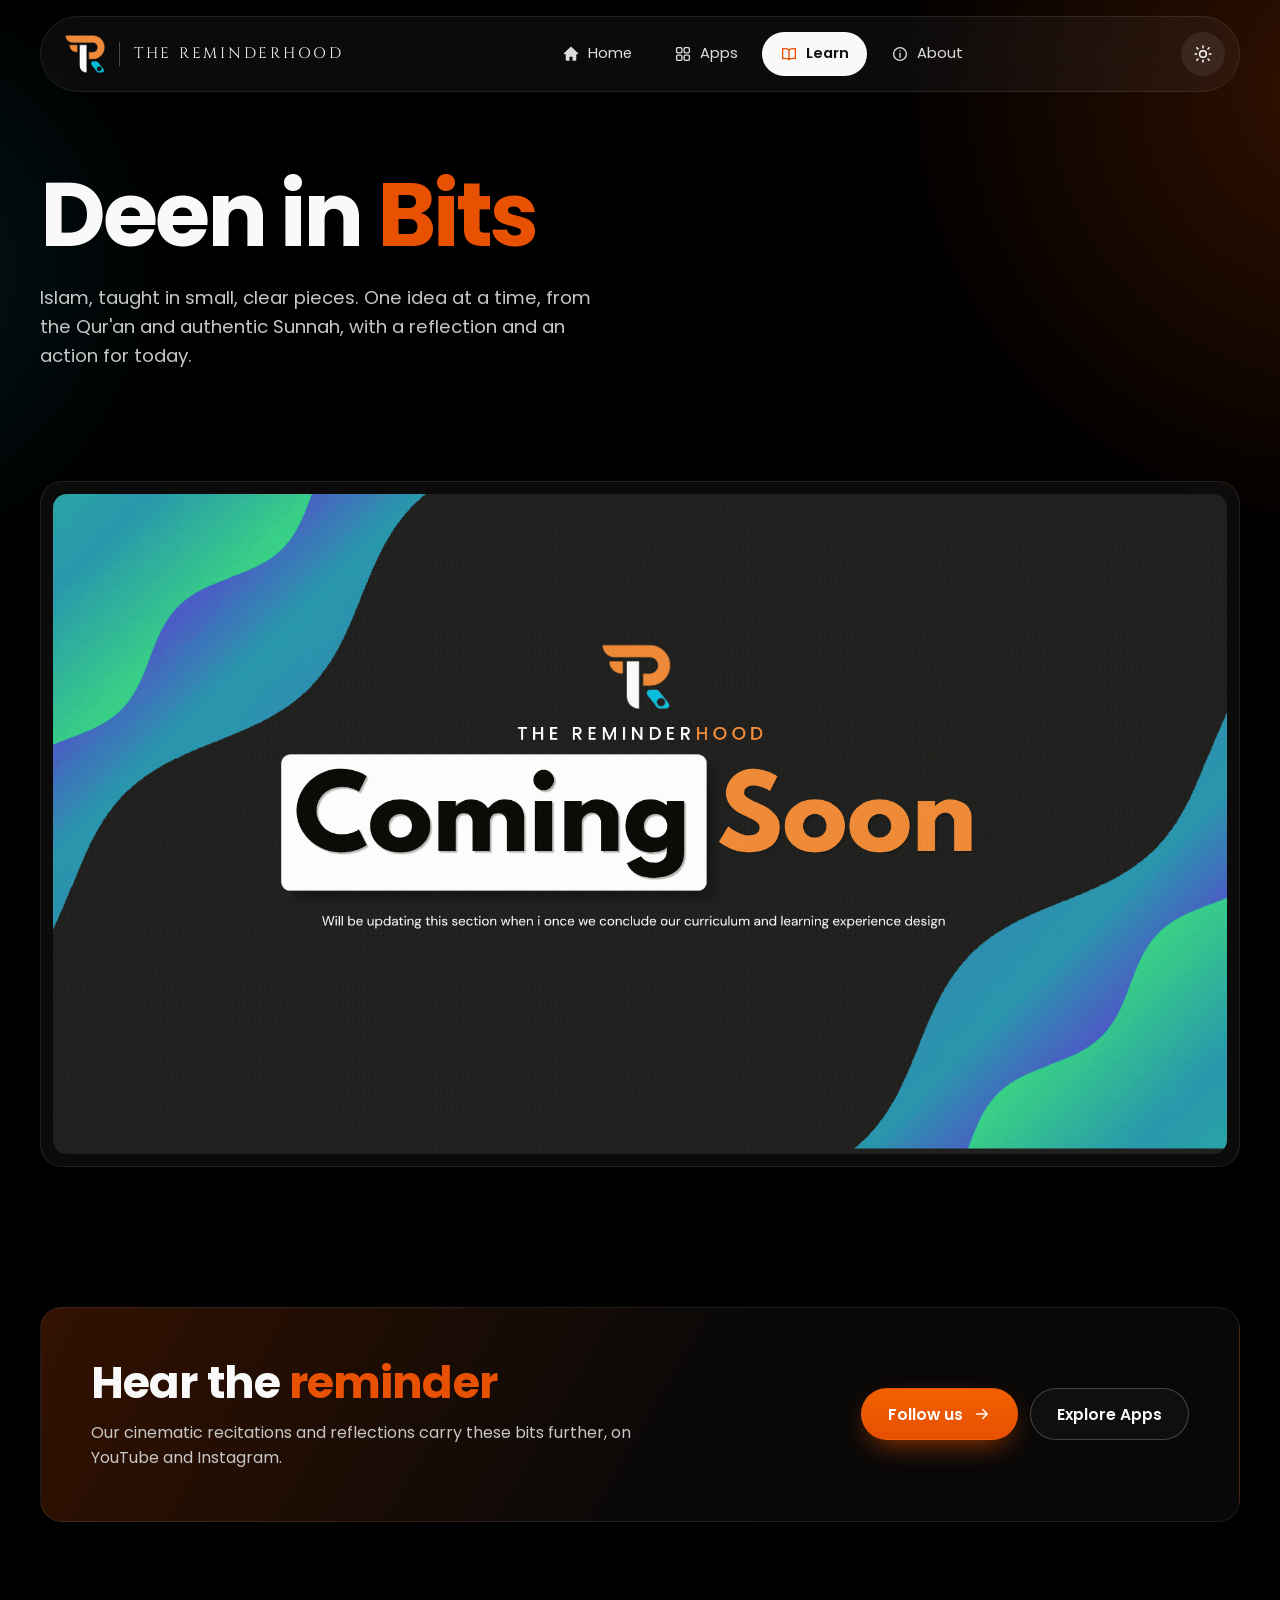
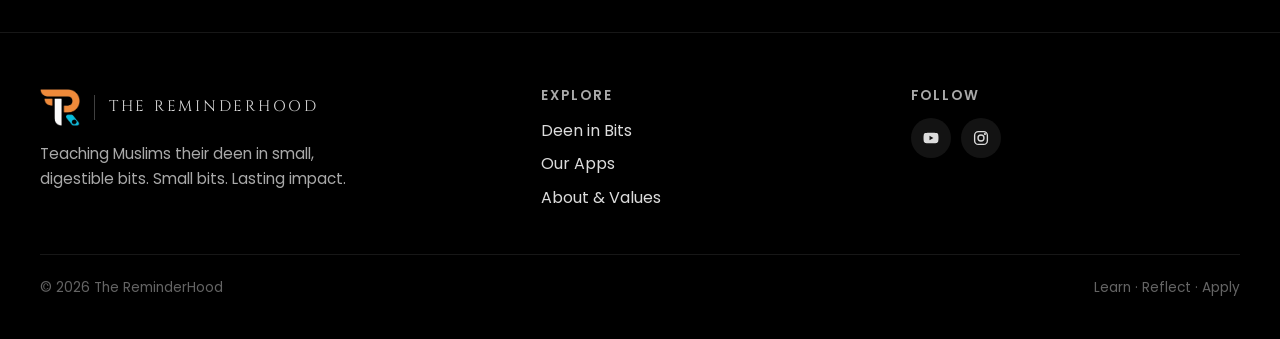
<file: learn.html>
<!DOCTYPE html>
<html lang="en" data-theme="dark">
<head>
  <meta charset="utf-8">
  <meta name="viewport" content="width=device-width, initial-scale=1, viewport-fit=cover">
  <title>Deen in Bits · The ReminderHood</title>
  <meta name="description" content="Deen in Bits: Islam taught in small, clear pieces. Learn one idea, reflect on it, and apply it today.">
  <link rel="canonical" href="https://thereminderhood.com/learn">
  <meta name="theme-color" content="#000000">
  <meta property="og:type" content="website">
  <meta property="og:site_name" content="The ReminderHood">
  <meta property="og:url" content="https://thereminderhood.com/learn">
  <meta property="og:title" content="Deen in Bits · The ReminderHood">
  <meta property="og:description" content="Deen in Bits: Islam taught in small, clear pieces. Learn one idea, reflect on it, and apply it today.">
  <meta property="og:image" content="https://thereminderhood.com/assets/og/og-default.jpg">
  <meta property="og:image:width" content="1200">
  <meta property="og:image:height" content="630">
  <meta name="twitter:card" content="summary_large_image">
  <link rel="icon" href="/assets/favicon-32.png" sizes="32x32">
  <link rel="apple-touch-icon" href="/assets/apple-touch-icon.png">
  <link rel="preconnect" href="https://fonts.googleapis.com">
  <link rel="preconnect" href="https://fonts.gstatic.com" crossorigin>
  <link rel="stylesheet" href="https://fonts.googleapis.com/css2?family=Cinzel:wght@500;600&family=Poppins:wght@400;500;600;700;800&display=swap">
  <script src="/js/theme.js"></script>
  <link rel="stylesheet" href="/css/styles.css">
  <script type="application/ld+json">{"@context": "https://schema.org", "@type": "BreadcrumbList", "itemListElement": [{"@type": "ListItem", "position": 1, "name": "Home", "item": "https://thereminderhood.com/"}, {"@type": "ListItem", "position": 2, "name": "Deen in Bits", "item": "https://thereminderhood.com/learn"}]}</script>
</head>
<body>
  <a class="skip" href="#main">Skip to content</a>

  <!-- ===== Header (same on every page; set aria-current on the active link) ===== -->
  <header class="site-header">
    <div class="wrap">
      <nav class="nav glass" aria-label="Main">
        <a class="brand" href="/" aria-label="The ReminderHood home">
          <img class="logo-on-dark" src="/assets/logo.png" alt="" width="40" height="38"><img class="logo-on-light" src="/assets/logo-light.png" alt="" width="40" height="38">
          <span class="brand-name">The ReminderHood</span>
        </a>
        <ul class="nav-links">
          <li class="theme-row"><button class="theme-btn theme-btn--row" type="button" aria-label="Switch to light mode" aria-pressed="false"><svg class="i-sun" aria-hidden="true"><use href="/assets/icons.svg?v=20261117#i-sun"/></svg><svg class="i-moon" aria-hidden="true"><use href="/assets/icons.svg?v=20261117#i-moon"/></svg><span class="t-light">Light mode</span><span class="t-dark">Dark mode</span></button></li>
          <li><a href="/"><svg aria-hidden="true"><use href="/assets/icons.svg?v=20261117#i-home"/></svg>Home</a></li>
          <li class="has-sub"><a href="/apps"><svg aria-hidden="true"><use href="/assets/icons.svg?v=20261117#i-grid"/></svg>Apps</a>
            <ul class="sub" aria-label="Apps">
              <li><a href="/apps/cave-ashari">Cave Ash'ari</a></li>
              <li><a href="/apps/ajrhunter">AjrHunter</a></li>
            </ul>
          </li>
          <li><a href="/learn" aria-current="page"><svg aria-hidden="true"><use href="/assets/icons.svg?v=20261117#i-book"/></svg>Learn</a></li>
          <li><a href="/about"><svg aria-hidden="true"><use href="/assets/icons.svg?v=20261117#i-info"/></svg>About</a></li>
        </ul>
        <div class="nav-tools">
          <button class="theme-btn" type="button" aria-label="Switch to light mode" aria-pressed="false"><svg class="i-sun" aria-hidden="true"><use href="/assets/icons.svg?v=20261117#i-sun"/></svg><svg class="i-moon" aria-hidden="true"><use href="/assets/icons.svg?v=20261117#i-moon"/></svg></button>
          <button class="menu-btn" type="button" aria-expanded="false"><svg aria-hidden="true"><use href="/assets/icons.svg?v=20261117#i-menu"/></svg><span class="sr-only">Open menu</span></button>
        </div>
      </nav>
    </div>
  </header>

  <main id="main">
    <!-- ===== Page hero ===== -->
    <section class="page-hero">
      <div class="wrap">
        <h1>Deen in <span class="accent">Bits</span></h1>
        <p>Islam, taught in small, clear pieces. One idea at a time, from the Qur'an and authentic Sunnah, with a reflection and an action for today.</p>
      </div>
    </section>

    <!-- ===== Deen in Bits, shown in one animation ===== -->
    <!-- The owner's "Coming soon" animation; swap /assets/learn/deen-in-bits.gif when the curriculum is ready -->
    <section class="section section--tight">
      <div class="wrap">
        <figure class="learn-gif glass reveal" data-media>
          <img src="/assets/learn/deen-in-bits.gif" alt="The ReminderHood: Coming soon. This section will be updated once we conclude our curriculum and learning experience design." width="1920" height="1080" loading="lazy">
          <figcaption class="media-note">Animation coming soon.</figcaption>
        </figure>
      </div>
    </section>

    <!-- ===== CTA ===== -->
    <section class="section section--tight">
      <div class="wrap">
        <div class="cta glass reveal">
          <div>
            <h2>Hear the <span class="accent">reminder</span></h2>
            <p>Our cinematic recitations and reflections carry these bits further, on YouTube and Instagram.</p>
          </div>
          <div class="actions">
            <a class="btn btn--primary" href="#follow">Follow us<svg class="ico" aria-hidden="true"><use href="/assets/icons.svg?v=20261117#i-arrow"/></svg></a>
            <a class="btn btn--ghost" href="/apps">Explore Apps</a>
          </div>
        </div>
      </div>
    </section>
  </main>
  </main>

  <!-- ===== Footer (same on every page) ===== -->
  <footer class="site-footer">
    <div class="wrap">
      <div class="footer-grid">
        <div class="footer-about">
          <a class="brand" href="/"><img class="logo-on-dark" src="/assets/logo.png" alt="" width="40" height="38"><img class="logo-on-light" src="/assets/logo-light.png" alt="" width="40" height="38"><span class="brand-name">The ReminderHood</span></a>
          <p>Teaching Muslims their deen in small, digestible bits. Small bits. Lasting impact.</p>
        </div>
        <div>
          <h4>Explore</h4>
          <ul>
            <li><a href="/learn">Deen in Bits</a></li>
            <li><a href="/apps">Our Apps</a></li>
            <li><a href="/about">About &amp; Values</a></li>
          </ul>
        </div>
        <div id="follow" data-social-block>
          <h4>Follow</h4>
          <div class="socials">
            <a data-social="youtube" href="#" aria-label="YouTube"><svg aria-hidden="true"><use href="/assets/icons.svg?v=20261117#i-youtube"/></svg></a>
            <a data-social="instagram" href="#" aria-label="Instagram"><svg aria-hidden="true"><use href="/assets/icons.svg?v=20261117#i-instagram"/></svg></a>
          </div>
        </div>
      </div>
      <div class="footer-bottom">
        <span>© <span data-year>2026</span> The ReminderHood</span>
        <span>Learn · Reflect · Apply</span>
      </div>
    </div>
  </footer>

  <!-- ===== Phone tab bar ===== -->
  <nav class="tabbar" aria-label="Quick">
    <a href="/"><svg aria-hidden="true"><use href="/assets/icons.svg?v=20261117#i-home"/></svg>Home</a>
    <a href="/apps"><svg aria-hidden="true"><use href="/assets/icons.svg?v=20261117#i-grid"/></svg>Apps</a>
    <a href="/learn" aria-current="page"><svg aria-hidden="true"><use href="/assets/icons.svg?v=20261117#i-book"/></svg>Learn</a>
    <a href="/about"><svg aria-hidden="true"><use href="/assets/icons.svg?v=20261117#i-info"/></svg>About</a>
  </nav>

  <script src="/js/main.js" defer></script>
</body>
</html>
</file>
<file: css/styles.css>
/* =========================================================
   The ReminderHood — site styles
   One stylesheet for every page. Sections, top to bottom:
   1 Tokens · 2 Base · 3 Layout helpers · 4 Header/nav
   5 Buttons/chips · 6 Hero · 7 Sections & cards
   8 Page-specific (apps, learn, about) · 9 Footer
   10 Mobile tab bar · 11 Motion · 12 Responsive
   13 Apps hub & app pages (nav dropdown, breadcrumb, app accent,
      hero media slot, demo players, FAQ)
   14 Light theme (html[data-theme="light"]; dark is the default)
   ========================================================= */

/* ---------- 1. Tokens (from the brand palette in the mock-up) ---------- */
:root {
  --orange: #E85002;        /* Branding Orange */
  --orange-2: #F16001;      /* gradient stop 3 */
  --red: #C10801;           /* gradient stop 2 */
  --sand: #D9C3AB;          /* gradient stop 4 */
  --azure: #0DBEDE;         /* Vivid Azure (the R's tail) */
  --ink: #000000;           /* Primary */
  --white: #F9F9F9;
  --gray: #646464;
  --gray-d: #333333;

  /* theme-dependent tokens (dark values; light values in section 14) */
  --bg: var(--ink);
  --fg-rgb: 255, 255, 255;     /* hairlines, tints and borders */
  --panel-rgb: 12, 12, 12;     /* solid floating panels (scrolled nav, menus, tab bar) */
  --text: var(--white);
  --text-hi: #fff;             /* headings, Arabic, emphasis */
  --text-strong: #DCDCDC;      /* nav links, quotes, footer links */
  --text-soft: #C6C6C6;        /* body copy on cards */
  --pill-bg: var(--white);     /* active nav pill / pressed filter */
  --pill-fg: #111;
  --muted: #A9A9A9;
  --line: rgba(255, 255, 255, .09);
  --glass: rgba(255, 255, 255, .045);
  --glass-2: rgba(255, 255, 255, .075);
  --gradient: linear-gradient(120deg, var(--red) 0%, var(--orange-2) 55%, var(--sand) 100%);

  --font: "Poppins", system-ui, -apple-system, "Segoe UI", sans-serif;
  --font-mark: "Cinzel", Georgia, serif;
  --font-quran: "KFGQPC Hafs", "Amiri Quran", serif;

  --radius: 22px;
  --radius-sm: 14px;
  --max: 1200px;
  --nav-h: 76px;
  --ease: cubic-bezier(.2, .7, .2, 1);
}

@font-face {
  font-family: "KFGQPC Hafs";
  src: url("../assets/fonts/hafs.woff2") format("woff2");
  font-display: swap;
}

/* ---------- 2. Base ---------- */
*, *::before, *::after { box-sizing: border-box; }
html { scroll-behavior: smooth; -webkit-text-size-adjust: 100%; }
body {
  margin: 0;
  font-family: var(--font);
  font-size: 16px;
  line-height: 1.6;
  color: var(--text);
  background: var(--bg);
  overflow-x: hidden;
  -webkit-font-smoothing: antialiased;
}
/* Page-wide glow: ember from the right, azure hint from the left (as in the mock-up) */
body::before {
  content: "";
  position: fixed;
  inset: 0;
  z-index: -1;
  pointer-events: none;
  background:
    radial-gradient(60vw 60vw at 105% 10%, rgba(232, 80, 2, .22), transparent 60%),
    radial-gradient(40vw 40vw at -10% 30%, rgba(13, 190, 222, .12), transparent 60%),
    var(--bg);
}
img, svg { display: block; max-width: 100%; }
a { color: inherit; text-decoration: none; }
h1, h2, h3, h4 { margin: 0; line-height: 1.1; font-weight: 700; letter-spacing: -.02em; }
p { margin: 0; }
button { font: inherit; color: inherit; cursor: pointer; }
:focus-visible { outline: 2px solid var(--orange); outline-offset: 3px; border-radius: 8px; }
.sr-only { position: absolute; width: 1px; height: 1px; overflow: hidden; clip: rect(0 0 0 0); white-space: nowrap; }
.skip { position: absolute; left: 16px; top: -60px; z-index: 100; padding: 10px 16px; border-radius: 999px; background: var(--orange); }
.skip:focus { top: 12px; }

/* ---------- 3. Layout helpers ---------- */
.wrap { width: min(var(--max), 100% - 48px); margin-inline: auto; }
.section { padding: 110px 0; position: relative; }
.section--tight { padding: 70px 0; }
.accent { color: var(--orange); }
.azure { color: var(--azure); }
.muted { color: var(--muted); }

.eyebrow {
  display: inline-flex;
  align-items: center;
  gap: 14px;
  font-size: .95rem;
  color: var(--text-soft);
}
.eyebrow .dot { width: 5px; height: 5px; border-radius: 50%; background: var(--orange); }

.section-head { display: grid; gap: 14px; max-width: 720px; margin-bottom: 48px; }
.section-head h2 { font-size: clamp(2rem, 4.4vw, 3.2rem); }
.section-head p { color: var(--muted); font-size: 1.05rem; }
.section-head--center { margin-inline: auto; text-align: center; justify-items: center; }

.glass {
  background: var(--glass);
  border: 1px solid var(--line);
  border-radius: var(--radius);
  backdrop-filter: blur(18px);
  -webkit-backdrop-filter: blur(18px);
}

/* ---------- 4. Header / nav ---------- */
.site-header {
  position: fixed;
  top: 16px;
  left: 0;
  right: 0;
  z-index: 50;
  transition: top .3s var(--ease);
}
.nav {
  display: flex;
  align-items: center;
  justify-content: space-between;
  gap: 20px;
  height: var(--nav-h);
  padding: 0 14px 0 24px;
  border-radius: 999px;
  transition: background .3s, height .3s var(--ease);
}
.site-header.is-scrolled { top: 8px; }
.site-header.is-scrolled .nav { background: rgba(var(--panel-rgb), .78); height: 64px; }

.brand { display: flex; align-items: center; gap: 14px; }
.brand img { width: 40px; height: auto; }
.brand-name {
  padding-left: 14px;
  border-left: 1px solid rgba(var(--fg-rgb), .25);
  font-family: var(--font-mark);
  font-size: .95rem;
  letter-spacing: .18em;
  text-transform: uppercase;
  white-space: nowrap;
}

.nav-links { display: flex; gap: 6px; list-style: none; margin: 0; padding: 0; }
.nav-links a {
  display: inline-flex;
  align-items: center;
  gap: 8px;
  padding: 10px 18px;
  border-radius: 999px;
  font-size: .92rem;
  color: var(--text-strong);
  transition: background .2s, color .2s;
}
.nav-links a:hover { background: var(--glass-2); color: var(--text-hi); }
.nav-links > li > a[aria-current] { background: var(--pill-bg); color: var(--pill-fg); font-weight: 600; }
.nav-links > li > a[aria-current] svg { color: var(--orange); }
.nav-links svg, .tabbar svg, .ico { width: 18px; height: 18px; flex: none; }

.nav-cta { display: inline-flex; }
.menu-btn { display: none; }

/* ---------- 5. Buttons / chips ---------- */
.btn {
  display: inline-flex;
  align-items: center;
  justify-content: center;
  gap: 10px;
  min-height: 52px;
  padding: 0 26px;
  border-radius: 999px;
  border: 1px solid transparent;
  font-weight: 600;
  font-size: .98rem;
  transition: transform .2s var(--ease), box-shadow .2s, background .2s, border-color .2s;
}
.btn:hover { transform: translateY(-2px); }
.btn--primary { background: linear-gradient(180deg, var(--orange-2), var(--orange)); color: #fff; box-shadow: 0 10px 30px -10px rgba(232, 80, 2, .8); }
.btn--primary:hover { box-shadow: 0 16px 40px -12px rgba(232, 80, 2, .95); }
.btn--ghost { border-color: rgba(var(--fg-rgb), .22); background: rgba(var(--fg-rgb), .03); }
.btn--ghost:hover { border-color: rgba(var(--fg-rgb), .45); }
.btn--sm { min-height: 42px; padding: 0 18px; font-size: .9rem; }
.btn .ico { width: 18px; height: 18px; }

.chip {
  display: inline-flex;
  align-items: center;
  gap: 7px;
  padding: 6px 12px;
  border-radius: 999px;
  background: var(--glass-2);
  font-size: .8rem;
  color: var(--text-strong);
}
.chip svg { width: 14px; height: 14px; }

.round-link {
  display: grid;
  background: transparent;
  padding: 0;
  place-items: center;
  width: 42px;
  height: 42px;
  border-radius: 50%;
  border: 1px solid var(--orange);
  color: var(--orange);
  transition: background .2s, color .2s;
}
.round-link svg { width: 18px; height: 18px; }
.round-link--muted { border-color: rgba(var(--fg-rgb), .45); color: #fff; }
.round-link:hover { background: var(--orange); border-color: var(--orange); color: #fff; }

/* ---------- 6. Hero ---------- */
.hero {
  position: relative;
  min-height: 100svh;
  display: flex;
  align-items: center;
  padding: calc(var(--nav-h) + 60px) 0 90px;
  overflow: hidden;
  isolation: isolate;
}
/* the big ember arc behind the artwork */
.hero::before {
  content: "";
  position: absolute;
  z-index: -2;
  right: -18vw;
  top: 4vh;
  width: 70vw;
  height: 70vw;
  max-width: 1100px;
  max-height: 1100px;
  border-radius: 50%;
  border: 2px solid rgba(241, 96, 1, .55);
  box-shadow: inset 30px 0 80px -20px rgba(241, 96, 1, .35), 0 0 80px -10px rgba(241, 96, 1, .35);
}
/* the azure streak on the left edge */
.hero::after {
  content: "";
  position: absolute;
  z-index: -2;
  left: -120px;
  top: 30%;
  width: 260px;
  height: 260px;
  background: linear-gradient(135deg, rgba(13, 190, 222, .75), transparent 60%);
  filter: blur(40px);
  transform: rotate(45deg);
}
.hero-art {
  position: absolute;
  z-index: -1;
  right: -2vw;
  bottom: 0;
  width: min(50vw, 760px);
  -webkit-mask-image: linear-gradient(90deg, transparent 0%, #000 22%), linear-gradient(0deg, transparent 0%, #000 18%);
  -webkit-mask-composite: source-in;
  mask-image: linear-gradient(90deg, transparent 0%, #000 22%), linear-gradient(0deg, transparent 0%, #000 18%);
  mask-composite: intersect;
  opacity: .95;
}
.hero-copy { max-width: 640px; min-width: 0; display: grid; grid-template-columns: minmax(0, 1fr); gap: 22px; }
.hero h1 { font-size: clamp(3.4rem, 9vw, 7rem); line-height: .98; letter-spacing: -.035em; }
.hero h1 .accent { color: var(--orange-2); }
.hero .tagline { font-size: clamp(1.6rem, 3.4vw, 2.6rem); font-weight: 500; color: var(--text-strong); letter-spacing: -.02em; }
.hero .lead { font-size: 1.12rem; color: var(--text-soft); max-width: 520px; }
.hero-actions { display: flex; flex-wrap: wrap; gap: 14px; margin-top: 6px; }

.pillars {
  display: grid;
  grid-template-columns: repeat(4, auto);
  gap: 0;
  margin-top: 26px;
  padding: 18px 8px;
  width: fit-content;
}
.pillar {
  display: flex;
  align-items: center;
  gap: 12px;
  padding: 0 22px;
  font-size: .86rem;
  line-height: 1.3;
  color: var(--text-strong);
}
.pillar + .pillar { border-left: 1px solid var(--line); }
.pillar svg { width: 28px; height: 28px; flex: none; color: var(--text-strong); }

.scroll-cue {
  position: absolute;
  left: 50%;
  bottom: 26px;
  transform: translateX(-50%);
  display: grid;
  place-items: center;
  width: 30px;
  height: 48px;
  border: 1.5px solid rgba(var(--fg-rgb), .35);
  border-radius: 999px;
}
.scroll-cue svg { width: 16px; height: 16px; animation: bob 1.8s ease-in-out infinite; }

/* Short hero for inner pages */
.page-hero { padding: calc(var(--nav-h) + 90px) 0 40px; position: relative; overflow: hidden; }
.page-hero h1 { font-size: clamp(3rem, 7.5vw, 5.6rem); letter-spacing: -.035em; }
.page-hero p { margin-top: 18px; max-width: 560px; font-size: 1.15rem; color: var(--text-soft); }

/* ---------- 7. Sections & cards ---------- */
/* Ayah block */
.ayah {
  display: grid;
  gap: 18px;
  padding: 56px clamp(24px, 6vw, 80px);
  text-align: center;
  overflow: hidden;
  position: relative;
}
.ayah::before {
  content: "";
  position: absolute;
  inset: auto -20% -60% -20%;
  height: 120%;
  background: radial-gradient(closest-side, rgba(232, 80, 2, .22), transparent);
  pointer-events: none;
}
.ayah .ar { font-family: var(--font-quran); font-size: clamp(1.9rem, 4.6vw, 3.1rem); line-height: 1.9; direction: rtl; color: var(--text-hi); }
.ayah .en { font-size: clamp(1.05rem, 2vw, 1.3rem); color: var(--text-strong); font-style: italic; }
.ayah .ref { font-size: .85rem; letter-spacing: .12em; text-transform: uppercase; color: var(--orange-2); }
.ayah .note { max-width: 640px; margin: 10px auto 0; color: var(--muted); }

/* Generic grid */
.grid { display: grid; gap: 22px; }
.grid--4 { grid-template-columns: repeat(4, 1fr); }
.grid--3 { grid-template-columns: repeat(3, 1fr); }
.grid--2 { grid-template-columns: repeat(2, 1fr); }

/* Track cards (Deen in Bits) */
.track {
  position: relative;
  display: grid;
  align-content: end;
  gap: 8px;
  min-height: 210px;
  padding: 24px;
  border-radius: var(--radius);
  border: 1px solid var(--line);
  overflow: hidden;
  transition: transform .3s var(--ease), border-color .3s;
}
.track:hover { transform: translateY(-4px); border-color: rgba(var(--fg-rgb), .22); }
.track .ico-box {
  position: absolute;
  top: 22px;
  left: 22px;
  display: grid;
  place-items: center;
  width: 48px;
  height: 48px;
  border-radius: 14px;
  background: rgba(255, 255, 255, .12);
}
.track .ico-box svg { width: 24px; height: 24px; }
.track h3 { font-size: 1.2rem; }
.track p { font-size: .9rem; color: rgba(255, 255, 255, .78); }
.track--faith { background: linear-gradient(150deg, var(--orange-2), #8a2b00); }
.track--quran { background: linear-gradient(150deg, #3a3a3a, #161616); }
.track--growth { background: linear-gradient(150deg, #0a7f95, #062b33); }
.track--bits { background: linear-gradient(150deg, #2b2b2b, #0e0e0e); }

/* Bit of the day */
.bit-card {
  display: grid;
  grid-template-columns: 1.1fr 1fr;
  gap: 0;
  overflow: hidden;
}
.bit-card .bit-side {
  display: grid;
  align-content: center;
  gap: 16px;
  padding: 44px;
  background: linear-gradient(160deg, rgba(232, 80, 2, .9), rgba(193, 8, 1, .75));
}
.bit-card .bit-side h2 { font-size: clamp(1.8rem, 3.4vw, 2.6rem); }
.bit-card .bit-side p { color: rgba(255, 255, 255, .85); }
.bit-card .bit-body { display: grid; gap: 16px; padding: 44px; align-content: center; }
.bit-body .ar { font-family: var(--font-quran); font-size: 1.9rem; line-height: 1.9; direction: rtl; text-align: right; }
.bit-body blockquote { margin: 0; font-size: 1.12rem; font-style: italic; color: var(--text-strong); }
.bit-body .ref { font-size: .82rem; letter-spacing: .1em; text-transform: uppercase; color: var(--orange-2); }
.bit-body .apply { padding: 14px 16px; border-radius: var(--radius-sm); background: var(--glass-2); font-size: .95rem; color: var(--text-strong); }
.bit-body .apply strong { color: var(--text-hi); }
.bit-nav { display: flex; gap: 10px; }

/* App cards */
.app-card {
  position: relative;
  display: grid;
  gap: 10px;
  align-content: start;
  min-height: 360px;
  padding: 26px;
  overflow: hidden;
  isolation: isolate;
  transition: transform .3s var(--ease), border-color .3s;
}
.app-card:hover { transform: translateY(-4px); border-color: rgba(var(--fg-rgb), .2); }
.app-card::after {
  content: "";
  position: absolute;
  inset: 0;
  z-index: -1;
  background: radial-gradient(120% 70% at 100% 0%, rgba(232, 80, 2, .28), transparent 60%);
}
.app-icon {
  display: grid;
  place-items: center;
  width: 76px;
  height: 76px;
  margin-bottom: 10px;
  border-radius: 20px;
  background: linear-gradient(160deg, var(--orange-2), #5a1b00);
  border: 1px solid rgba(255, 255, 255, .18);
  box-shadow: 0 14px 30px -14px rgba(232, 80, 2, .9);
}
.app-icon img { width: 42px; height: 42px; }
.app-icon--ajr { background: #161316; }
.app-icon--ajr img { width: 76px; height: 76px; border-radius: 20px; }
.app-card h3, .app-card .h3 { font-size: 1.45rem; }
.app-card .motto { font-weight: 600; font-size: .92rem; color: var(--text-strong); }
.app-card .desc { font-size: .92rem; color: var(--muted); }
.app-card .foot { display: flex; align-items: center; justify-content: space-between; margin-top: auto; padding-top: 16px; }
.app-card--soon { place-content: center; justify-items: center; text-align: center; }
.app-card--soon::before {
  content: "";
  position: absolute;
  top: 30px;
  left: 40px;
  width: 90px;
  height: 90px;
  border-radius: 50%;
  filter: blur(26px);
  opacity: .7;
  background: var(--blob, linear-gradient(135deg, var(--azure), var(--orange)));
}
.app-card--soon .foot { position: absolute; right: 26px; bottom: 26px; padding: 0; }
.soon-pill { display: inline-flex; align-items: center; gap: 8px; padding: 10px 18px; border-radius: 999px; background: var(--glass-2); font-weight: 500; font-size: .92rem; }

/* Banner (Stay updated) */
.banner {
  display: flex;
  align-items: center;
  justify-content: space-between;
  gap: 24px;
  padding: 26px 30px;
}
.banner .left { display: flex; align-items: center; gap: 18px; }
.banner img { width: 48px; }
.banner h3 { font-size: 1.15rem; }
.banner p { font-size: .92rem; color: var(--muted); }

/* Steps (Learn → Reflect → Apply) */
.steps { counter-reset: step; }
.step { padding: 30px; display: grid; gap: 12px; }
.step .num {
  display: grid;
  place-items: center;
  width: 46px;
  height: 46px;
  border-radius: 50%;
  border: 1.5px solid var(--orange);
  color: var(--orange-2);
  font-weight: 700;
}
.step h3 { font-size: 1.3rem; }
.step p { color: var(--muted); font-size: .95rem; }

/* ---------- 8. Page specific ---------- */
/* Apps hero phone */
.apps-visual { position: absolute; right: 4vw; top: calc(var(--nav-h) + 30px); width: min(36vw, 420px); pointer-events: none; }
.phone {
  width: 62%;
  margin-left: auto;
  aspect-ratio: 9 / 18;
  border-radius: 38px;
  border: 2px solid rgba(255, 255, 255, .2);
  background: linear-gradient(160deg, #1b1b1b, #050505);
  box-shadow: 0 30px 80px -20px rgba(232, 80, 2, .55);
  display: grid;
  place-items: center;
  transform: rotate(12deg);
}
.phone img { width: 38%; }
.float-tile {
  position: absolute;
  display: grid;
  place-items: center;
  width: 92px;
  height: 92px;
  border-radius: 22px;
  backdrop-filter: blur(12px);
  -webkit-backdrop-filter: blur(12px);
  animation: float 6s ease-in-out infinite;
}
.float-tile svg { width: 40px; height: 40px; }
.float-tile--book { left: 0; top: 18%; background: rgba(232, 80, 2, .35); border: 1px solid rgba(241, 96, 1, .7); color: var(--orange-2); }
.float-tile--play { right: -6%; top: 58%; background: rgba(13, 190, 222, .2); border: 1px solid rgba(13, 190, 222, .7); color: var(--azure); animation-delay: -3s; }

/* Learn: filters + bit library */
.filters { display: flex; flex-wrap: wrap; gap: 10px; margin-bottom: 28px; }
.filter {
  padding: 10px 18px;
  border-radius: 999px;
  border: 1px solid var(--line);
  background: var(--glass);
  font-size: .9rem;
  color: var(--text-strong);
  transition: background .2s, color .2s, border-color .2s;
}
.filter:hover { border-color: rgba(var(--fg-rgb), .3); }
.filter[aria-pressed="true"] { background: var(--pill-bg); color: var(--pill-fg); font-weight: 600; }

.bit {
  display: grid;
  gap: 14px;
  align-content: start;
  padding: 26px;
}
.bit header { display: flex; align-items: center; justify-content: space-between; gap: 10px; }
.bit h3 { font-size: 1.2rem; }
.bit .ar { font-family: var(--font-quran); font-size: 1.5rem; line-height: 1.9; direction: rtl; text-align: right; color: var(--text-hi); }
.bit blockquote { margin: 0; color: var(--text-strong); font-style: italic; }
.bit .ref { font-size: .78rem; letter-spacing: .1em; text-transform: uppercase; color: var(--orange-2); }
.bit details { border-top: 1px solid var(--line); padding-top: 12px; }
.bit summary { cursor: pointer; font-weight: 600; font-size: .92rem; list-style: none; display: flex; align-items: center; gap: 8px; }
.bit summary::-webkit-details-marker { display: none; }
.bit summary::after { content: "+"; margin-left: auto; color: var(--orange-2); font-size: 1.2rem; }
.bit details[open] summary::after { content: "–"; }
.bit dl { margin: 12px 0 0; display: grid; gap: 10px; font-size: .93rem; }
.bit dt { font-weight: 600; color: var(--text-hi); }
.bit dd { margin: 0; color: var(--muted); }
.bit[hidden] { display: none; }

.levels { display: grid; grid-template-columns: repeat(3, 1fr); gap: 0; overflow: hidden; }
.level { padding: 30px; display: grid; gap: 10px; }
.level + .level { border-left: 1px solid var(--line); }
.level .tag { font-size: .78rem; letter-spacing: .14em; text-transform: uppercase; color: var(--orange-2); }
.level h3 { font-size: 1.25rem; }
.level p { color: var(--muted); font-size: .95rem; }

/* About: values (IMAMAE) */
.values-word {
  font-size: clamp(3rem, 12vw, 9rem);
  font-weight: 800;
  letter-spacing: .08em;
  line-height: 1;
  text-align: center;
  background: var(--gradient);
  -webkit-background-clip: text;
  background-clip: text;
  color: transparent;
  margin-bottom: 40px;
}
.value {
  position: relative;
  display: grid;
  gap: 12px;
  align-content: start;
  padding: 34px 26px 28px;
  border-radius: var(--radius);
  background: linear-gradient(170deg, rgba(232, 80, 2, .16), rgba(var(--fg-rgb), .03) 60%);
  border: 1px solid rgba(241, 96, 1, .3);
  transition: transform .3s var(--ease), border-color .3s;
}
.value:hover { transform: translateY(-4px); border-color: rgba(241, 96, 1, .7); }
.value .letter {
  position: absolute;
  top: -22px;
  right: 22px;
  display: grid;
  place-items: center;
  width: 54px;
  height: 54px;
  border-radius: 50%;
  background: var(--white);
  color: #111;
  border: 4px solid var(--azure);
  font-weight: 800;
  font-size: 1.4rem;
}
.value h3 { font-size: 1.25rem; letter-spacing: .02em; }
.value h3 small { display: block; margin-top: 4px; font-size: .78rem; font-weight: 500; letter-spacing: .12em; text-transform: uppercase; color: var(--orange-2); }
.value p { color: var(--text-soft); font-size: .95rem; }

.story { display: grid; grid-template-columns: 1fr 1fr; gap: 60px; align-items: center; }
.story .copy { display: grid; gap: 18px; }
.story .copy p { color: var(--text-soft); font-size: 1.05rem; }
.story-visual { aspect-ratio: 1; display: grid; place-items: center; position: relative; overflow: hidden; }
.story-visual img.logo-big { width: 46%; position: relative; z-index: 1; }
.story-visual::before {
  content: "";
  position: absolute;
  width: 70%;
  height: 70%;
  border-radius: 50%;
  background: radial-gradient(closest-side, rgba(232, 80, 2, .55), transparent);
}

.make-list { display: grid; gap: 14px; margin: 0; padding: 0; list-style: none; }
.make-list li { display: flex; gap: 14px; align-items: flex-start; padding: 18px 20px; }
.make-list svg { width: 26px; height: 26px; flex: none; color: var(--orange-2); margin-top: 2px; }
.make-list strong { display: block; }
.make-list span { color: var(--muted); font-size: .93rem; }

/* CTA band */
.cta {
  display: grid;
  grid-template-columns: 1.3fr 1fr;
  align-items: center;
  gap: 30px;
  padding: 50px;
  overflow: hidden;
  position: relative;
  background: linear-gradient(120deg, rgba(232, 80, 2, .22), rgba(var(--fg-rgb), .03) 55%);
}
.cta h2 { font-size: clamp(1.9rem, 3.6vw, 2.8rem); }
.cta p { color: var(--text-soft); margin-top: 12px; }
.cta .actions { display: flex; flex-wrap: wrap; gap: 12px; justify-content: flex-end; }

/* ---------- 9. Footer ---------- */
.site-footer { border-top: 1px solid var(--line); padding: 56px 0 40px; margin-top: 40px; }
.footer-grid { display: grid; grid-template-columns: 1.4fr 1fr 1fr; gap: 40px; }
.footer-grid h4 { font-size: .85rem; letter-spacing: .14em; text-transform: uppercase; color: var(--muted); margin-bottom: 14px; font-weight: 600; }
.footer-grid ul { list-style: none; margin: 0; padding: 0; display: grid; gap: 8px; }
.footer-grid a { color: var(--text-strong); }
.footer-grid a:hover { color: var(--orange-2); }
.footer-about p { margin-top: 16px; color: var(--muted); max-width: 340px; font-size: .95rem; }
.footer-bottom { display: flex; justify-content: space-between; gap: 20px; margin-top: 44px; padding-top: 22px; border-top: 1px solid var(--line); font-size: .85rem; color: var(--gray); }
.socials { display: flex; gap: 10px; }
.socials a { display: grid; place-items: center; width: 40px; height: 40px; border-radius: 50%; background: var(--glass-2); }
.socials a:hover { background: var(--orange); color: #fff; }
.socials svg { width: 18px; height: 18px; }
/* arriving from a "Follow us" button: briefly light up the links */
#follow { scroll-margin-top: 120px; }
#follow:target .socials a { animation: followPulse 1.6s var(--ease) 2; }
@keyframes followPulse { 50% { background: var(--orange); color: #fff; box-shadow: 0 0 0 6px rgba(232, 80, 2, .25); } }

/* ---------- 10. Mobile tab bar (phones only) ---------- */
.tabbar { display: none; }

/* ---------- 11. Motion ---------- */
.reveal { opacity: 0; transform: translateY(26px); transition: opacity .8s var(--ease), transform .8s var(--ease); }
.reveal.is-in { opacity: 1; transform: none; }
.fade-swap { animation: fadeSwap .5s var(--ease); }
@keyframes bob { 50% { transform: translateY(5px); } }
@keyframes float { 50% { transform: translateY(-14px); } }
@keyframes fadeSwap { from { opacity: 0; transform: translateY(8px); } }
@media (prefers-reduced-motion: reduce) {
  *, *::before, *::after { animation: none !important; transition: none !important; scroll-behavior: auto !important; }
  .reveal { opacity: 1; transform: none; }
}

/* ---------- 13. Apps hub & app pages ---------- */
/* Each app's accent lives in three variables, set by data-app on <body> (app pages)
   or on a card (hub). Only the hero and the buttons read them; the rest of the page
   keeps the main site's look. */
[data-app] { --app-accent: var(--orange); --app-deep: #3a1606; --app-ink: #0b0806; }
[data-app="cave-ashari"] { --app-accent: #FF6D29; --app-deep: #453027; --app-ink: #161316; }
[data-app="ajrhunter"] { --app-accent: #D4A64A; --app-deep: #4a3712; --app-ink: #14110b; }

.btn--app { background: var(--app-accent); color: var(--app-ink); box-shadow: 0 10px 30px -12px var(--app-accent); }
.btn--app:hover { box-shadow: 0 16px 40px -12px var(--app-accent); }

/* Header dropdown under "Apps" (hover or keyboard focus; no JS) */
.nav-links .has-sub { position: relative; }
.nav-links .sub {
  position: absolute;
  top: calc(100% + 10px);
  left: 0;
  min-width: 210px;
  margin: 0;
  padding: 8px;
  list-style: none;
  border-radius: 18px;
  background: rgba(var(--panel-rgb), .96);
  border: 1px solid var(--line);
  opacity: 0;
  visibility: hidden;
  transform: translateY(-4px);
  transition: opacity .2s, transform .2s var(--ease), visibility .2s;
}
.nav-links .sub::before { content: ""; position: absolute; left: 0; right: 0; top: -12px; height: 12px; } /* hover bridge */
.nav-links .has-sub:hover .sub,
.nav-links .has-sub:focus-within .sub { opacity: 1; visibility: visible; transform: none; }
.nav-links .sub a { display: block; padding: 10px 14px; border-radius: 12px; }
.nav-links .sub a[aria-current] { background: rgba(232, 80, 2, .16); color: var(--text-hi); font-weight: 600; }

/* Breadcrumb */
.crumbs ol { display: flex; flex-wrap: wrap; gap: 8px; margin: 0 0 30px; padding: 0; list-style: none; font-size: .88rem; color: var(--muted); }
.crumbs li + li::before { content: "›"; margin-right: 8px; color: var(--gray); }
.crumbs a:hover { color: var(--text-hi); }
.crumbs [aria-current] { color: var(--text-hi); }

/* Hub cards: two buttons */
.app-card .actions { display: flex; flex-wrap: wrap; gap: 10px; margin-top: auto; padding-top: 18px; }
.app-card[data-app]::after { background: radial-gradient(120% 70% at 100% 0%, color-mix(in srgb, var(--app-accent) 30%, transparent), transparent 60%); }
.app-card .chip { width: fit-content; }

/* App page hero */
.app-hero { position: relative; overflow: hidden; isolation: isolate; padding: calc(var(--nav-h) + 56px) 0 80px; }
.app-hero::before {
  content: "";
  position: absolute;
  inset: 0;
  z-index: -2;
  background:
    radial-gradient(55vw 45vw at 88% 35%, color-mix(in srgb, var(--app-accent) 30%, transparent), transparent 70%),
    linear-gradient(180deg, color-mix(in srgb, var(--app-deep) 60%, transparent), transparent 75%);
}
/* faint parchment grain */
.app-hero::after {
  content: "";
  position: absolute;
  inset: 0;
  z-index: -1;
  opacity: .07;
  pointer-events: none;
  background-image: url("data:image/svg+xml,%3Csvg xmlns='http://www.w3.org/2000/svg' width='200' height='200'%3E%3Cfilter id='n'%3E%3CfeTurbulence type='fractalNoise' baseFrequency='.8' numOctaves='3' stitchTiles='stitch'/%3E%3CfeColorMatrix values='0 0 0 0 .85 0 0 0 0 .76 0 0 0 0 .67 0 0 0 1 0'/%3E%3C/filter%3E%3Crect width='200' height='200' filter='url(%23n)'/%3E%3C/svg%3E");
}
/* faint Arabic calligraphy behind the hero (a single word, never a verse) */
.calli {
  position: absolute;
  z-index: -1;
  right: -3vw;
  bottom: -4vw;
  font-family: var(--font-quran);
  font-size: clamp(7rem, 24vw, 20rem);
  line-height: 1;
  color: var(--app-accent);
  opacity: .07;
  pointer-events: none;
  user-select: none;
}
.app-hero-grid { display: grid; grid-template-columns: minmax(0, 1.05fr) minmax(0, .95fr); gap: 48px; align-items: center; }
.app-hero-copy { display: grid; gap: 20px; min-width: 0; }
.app-hero h1 { font-size: clamp(2.5rem, 7vw, 5rem); letter-spacing: -.035em; }
.app-hero h1 .tick { color: var(--app-accent); }
.app-hero .lead { font-size: 1.15rem; color: var(--text-soft); max-width: 540px; }
.app-mark {
  display: grid;
  place-items: center;
  width: 68px;
  height: 68px;
  border-radius: 20px;
  background: linear-gradient(160deg, var(--app-accent), var(--app-deep));
  border: 1px solid rgba(255, 255, 255, .18);
}
.app-mark img { width: 38px; height: 38px; }
.app-mark--full { background: none; padding: 0; overflow: hidden; border-color: color-mix(in srgb, var(--app-accent) 60%, transparent); }
.app-mark--full img { width: 100%; height: 100%; }

/* [HERO_ASSET] slot: shows the app mark until an image/video is dropped in */
.app-hero-media {
  position: relative;
  margin: 0;
  aspect-ratio: 16 / 10;
  display: grid;
  place-items: center;
  overflow: hidden;
  border-radius: var(--radius);
  border: 1px solid color-mix(in srgb, var(--app-accent) 35%, transparent);
  background: radial-gradient(circle at 50% 45%, color-mix(in srgb, var(--app-accent) 28%, transparent), transparent 62%), var(--app-ink);
  box-shadow: 0 40px 90px -40px color-mix(in srgb, var(--app-accent) 70%, transparent);
}
.app-hero-media .mark { width: 26%; filter: drop-shadow(0 10px 30px rgba(0, 0, 0, .5)); }
.app-hero-media .wave { position: absolute; left: 8%; right: 8%; bottom: 14%; height: 18%; color: var(--app-accent); opacity: .55; }
.app-hero-media > img.cover, .app-hero-media > video { position: absolute; inset: 0; width: 100%; height: 100%; object-fit: cover; }

/* Problem statement */
.reflect { max-width: 780px; display: grid; gap: 18px; }
.reflect p { font-size: clamp(1.1rem, 2.2vw, 1.35rem); line-height: 1.7; color: var(--text-strong); }

/* Who it's for */
.who { display: grid; gap: 10px; align-content: start; padding: 26px; }
.who svg { width: 30px; height: 30px; color: var(--orange-2); }
.who h3 { font-size: 1.15rem; }
.who p { color: var(--muted); font-size: .93rem; }

/* Demo players */
.demo-card { display: grid; gap: 14px; align-content: start; padding: 26px; }
.demo-card h3 { font-size: 1.15rem; }
.demo-card p { color: var(--muted); font-size: .93rem; }
.demo-card audio { width: 100%; }
.demo-card--after { border-color: color-mix(in srgb, var(--orange) 45%, transparent); }
.demo-video { width: 100%; aspect-ratio: 16 / 9; border-radius: var(--radius-sm); background: #000; }
.media-note { display: none; font-size: .85rem; color: var(--sand); }
.is-missing .media-note { display: block; }

/* Learn page: the single Deen in Bits animation */
.learn-gif { margin: 0; padding: 12px; overflow: hidden; }
.learn-gif img { width: 100%; height: auto; border-radius: var(--radius-sm); }
.learn-gif.is-missing { display: grid; place-items: center; min-height: 260px; }
.learn-gif.is-missing img { display: none; }

/* Credits (AjrHunter fonts) */
.credits { display: grid; gap: 16px; justify-items: start; max-width: 840px; padding: 34px; }
.credits h2 { font-size: clamp(1.6rem, 3.2vw, 2.2rem); }
.credits p { color: var(--text-soft); font-size: 1.02rem; }
.credits strong { color: var(--text-hi); }
.credits .dua { margin-top: 6px; padding-top: 16px; border-top: 1px solid var(--line); width: 100%; color: var(--text-strong); font-style: italic; }

/* FAQ (native <details>, works without JS) */
.faq { display: grid; gap: 12px; max-width: 840px; }
.faq details { padding: 18px 22px; }
.faq summary { display: flex; align-items: center; gap: 12px; cursor: pointer; font-weight: 600; list-style: none; }
.faq summary::-webkit-details-marker { display: none; }
.faq summary::after { content: "+"; margin-left: auto; font-size: 1.3rem; color: var(--orange-2); }
.faq details[open] summary::after { content: "–"; }
.faq details p { margin-top: 12px; color: var(--text-soft); }

/* ---------- 12. Responsive ---------- */
@media (max-width: 1080px) {
  .grid--4 { grid-template-columns: repeat(2, 1fr); }
  .pillars { grid-template-columns: repeat(2, auto); row-gap: 16px; }
  .pillar:nth-child(3) { border-left: 0; }
  .apps-visual { opacity: .35; }
}
@media (max-width: 900px) {
  :root { --nav-h: 64px; }
  .site-header { top: 10px; }
  .nav { padding: 0 8px 0 18px; }
  .nav-links { display: none; }
  .menu-btn {
    display: grid;
    place-items: center;
    width: 44px;
    height: 44px;
    border-radius: 50%;
    border: 0;
    background: var(--glass-2);
  }
  .menu-btn svg { width: 22px; height: 22px; }
  .site-header.menu-open .nav-links {
    display: grid;
    position: absolute;
    top: calc(100% + 10px);
    left: 24px;
    right: 24px;
    padding: 12px;
    border-radius: var(--radius);
    background: rgb(var(--panel-rgb));
    box-shadow: 0 24px 60px -20px rgba(0, 0, 0, .5);
    border: 1px solid var(--line);
  }
  .site-header.menu-open .nav-links a { padding: 14px 16px; font-size: 1rem; }
  /* the Apps dropdown becomes indented sub-links in the phone menu */
  .site-header.menu-open .nav-links .sub { position: static; opacity: 1; visibility: visible; transform: none; min-width: 0; padding: 0 0 0 30px; background: none; border: 0; }
  .site-header.menu-open .nav-links .sub a { padding: 10px 16px; font-size: .95rem; color: var(--text-soft); }
  .app-hero-grid { grid-template-columns: 1fr; gap: 36px; }
  .app-hero { padding-top: calc(var(--nav-h) + 40px); }
  .grid--3, .grid--2, .story, .cta, .bit-card, .footer-grid { grid-template-columns: 1fr; }
  .levels { grid-template-columns: 1fr; }
  .level + .level { border-left: 0; border-top: 1px solid var(--line); }
  .hero { align-items: flex-start; padding-top: calc(var(--nav-h) + 50px); }
  .hero-art { width: 120vw; right: -30vw; opacity: .3; }
  .apps-visual { display: none; }
  .cta { padding: 34px 26px; }
  .cta .actions { justify-content: flex-start; }
  .bit-card .bit-side, .bit-card .bit-body { padding: 30px 24px; }
  .section { padding: 80px 0; }
  .banner { flex-direction: column; align-items: flex-start; }
  .footer-bottom { flex-direction: column; }

  /* phone tab bar, as in the mock-up */
  body { padding-bottom: 86px; }
  .tabbar {
    display: flex;
    justify-content: space-around;
    position: fixed;
    left: 12px;
    right: 12px;
    bottom: 12px;
    z-index: 60;
    padding: 8px;
    border-radius: 24px;
    background: rgba(var(--panel-rgb), .88);
    border: 1px solid var(--line);
    backdrop-filter: blur(18px);
    -webkit-backdrop-filter: blur(18px);
  }
  .tabbar a { display: grid; justify-items: center; gap: 4px; padding: 6px 12px; border-radius: 16px; font-size: .72rem; color: var(--text-soft); }
  .tabbar a[aria-current] { color: var(--orange-2); background: rgba(232, 80, 2, .12); }
  .tabbar svg { width: 22px; height: 22px; }
}
@media (max-width: 560px) {
  .wrap { width: min(var(--max), 100% - 32px); }
  .grid--4 { grid-template-columns: 1fr; }
  .brand-name { font-size: .78rem; letter-spacing: .14em; }
  .brand img { width: 34px; }
  .pillars { grid-template-columns: 1fr 1fr; width: 100%; padding: 16px 4px; }
  .pillar { padding: 0 12px; }
  .pillar:nth-child(3) { border-left: 0; }
  .hero-actions .btn { flex: 1 1 auto; }
  .hero h1 { font-size: clamp(2.4rem, 11.8vw, 3.4rem); }
  .page-hero h1 { font-size: clamp(2.4rem, 12vw, 3rem); }
  .track { min-height: 170px; }
  .app-hero .btn, .app-card .actions .btn { flex: 1 1 auto; }
}
@media (max-width: 380px) {
  .brand { gap: 10px; }
  .brand-name { padding-left: 10px; font-size: .72rem; letter-spacing: .1em; }
  .wrap { width: calc(100% - 28px); }
}

/* ---------- 14. Light theme ---------- */
/* Dark is the default. The toggle sets data-theme="light" on <html>; js/theme.js
   restores the choice before the page paints. Only tokens change here, plus the few
   pieces that are drawn for a dark background. */
[data-theme="light"] {
  color-scheme: light;
  --bg: #F6F1EA;               /* warm parchment */
  --fg-rgb: 30, 22, 14;
  --panel-rgb: 251, 248, 243;
  --text: #1B1714;
  --text-hi: #14110E;
  --text-strong: #2B2520;
  --text-soft: #4A423B;
  --muted: #6B625A;
  --line: rgba(30, 22, 14, .1);
  --glass: rgba(255, 255, 255, .62);
  --glass-2: rgba(30, 22, 14, .06);
  --pill-bg: #14110E;
  --pill-fg: #F9F9F9;
  --sand: #8A5A2B;
}
[data-theme="light"] body::before {
  background:
    radial-gradient(60vw 60vw at 105% 10%, rgba(232, 80, 2, .16), transparent 60%),
    radial-gradient(40vw 40vw at -10% 30%, rgba(13, 190, 222, .1), transparent 60%),
    var(--bg);
}
[data-theme="light"] .glass { box-shadow: 0 1px 2px rgba(30, 22, 14, .04), 0 12px 30px -18px rgba(30, 22, 14, .25); }
[data-theme="light"] .hero-art { opacity: .9; }
@media (max-width: 900px) {
  /* on phones the art sits under the text: keep it a faint watermark, not a dark block */
  [data-theme="light"] .hero-art { opacity: .16; }
}
[data-theme="light"] .hero::after { opacity: .45; }
[data-theme="light"] .app-hero::before {
  background:
    radial-gradient(55vw 45vw at 88% 35%, color-mix(in srgb, var(--app-accent) 22%, transparent), transparent 70%),
    linear-gradient(180deg, color-mix(in srgb, var(--app-accent) 10%, transparent), transparent 75%);
}
[data-theme="light"] .app-hero::after { opacity: .12; }
[data-theme="light"] .calli { opacity: .1; }
[data-theme="light"] .track--quran, [data-theme="light"] .track--bits { background: linear-gradient(150deg, #3a302a, #1d1814); }
[data-theme="light"] .btn--primary { color: #fff; }
[data-theme="light"] .socials a:hover { color: #fff; }

/* Logo: the white "T" needs a dark-ink version on light backgrounds */
.logo-on-light { display: none; }
[data-theme="light"] .logo-on-dark { display: none; }
[data-theme="light"] .logo-on-light { display: block; }

/* Theme toggle (header) */
.theme-btn {
  display: grid;
  place-items: center;
  width: 44px;
  height: 44px;
  flex: none;
  border: 0;
  border-radius: 50%;
  background: var(--glass-2);
  color: var(--text-hi);
  transition: background .2s;
}
.theme-btn:hover { background: rgba(var(--fg-rgb), .14); }
.theme-btn svg { width: 20px; height: 20px; }
.theme-btn .i-moon { display: none; }
[data-theme="light"] .theme-btn .i-sun { display: none; }
[data-theme="light"] .theme-btn .i-moon { display: block; }
.nav-tools { display: flex; align-items: center; gap: 8px; }

/* Phone menu: the toggle is the first row of the menu instead of a header button */
.theme-row { display: none; }
.theme-btn--row .t-dark { display: none; }
[data-theme="light"] .theme-btn--row .t-light { display: none; }
[data-theme="light"] .theme-btn--row .t-dark { display: inline; }
@media (max-width: 900px) {
  .nav-tools .theme-btn { display: none; }
  .site-header.menu-open .theme-row { display: block; padding-bottom: 8px; margin-bottom: 4px; border-bottom: 1px solid var(--line); }
  .theme-btn--row {
    display: flex;
    gap: 10px;
    width: 100%;
    height: auto;
    padding: 14px 16px;
    border-radius: 999px;
    justify-content: flex-start;
    background: var(--glass-2);
    font-size: 1rem;
    font-weight: 500;
  }
}
</file>
